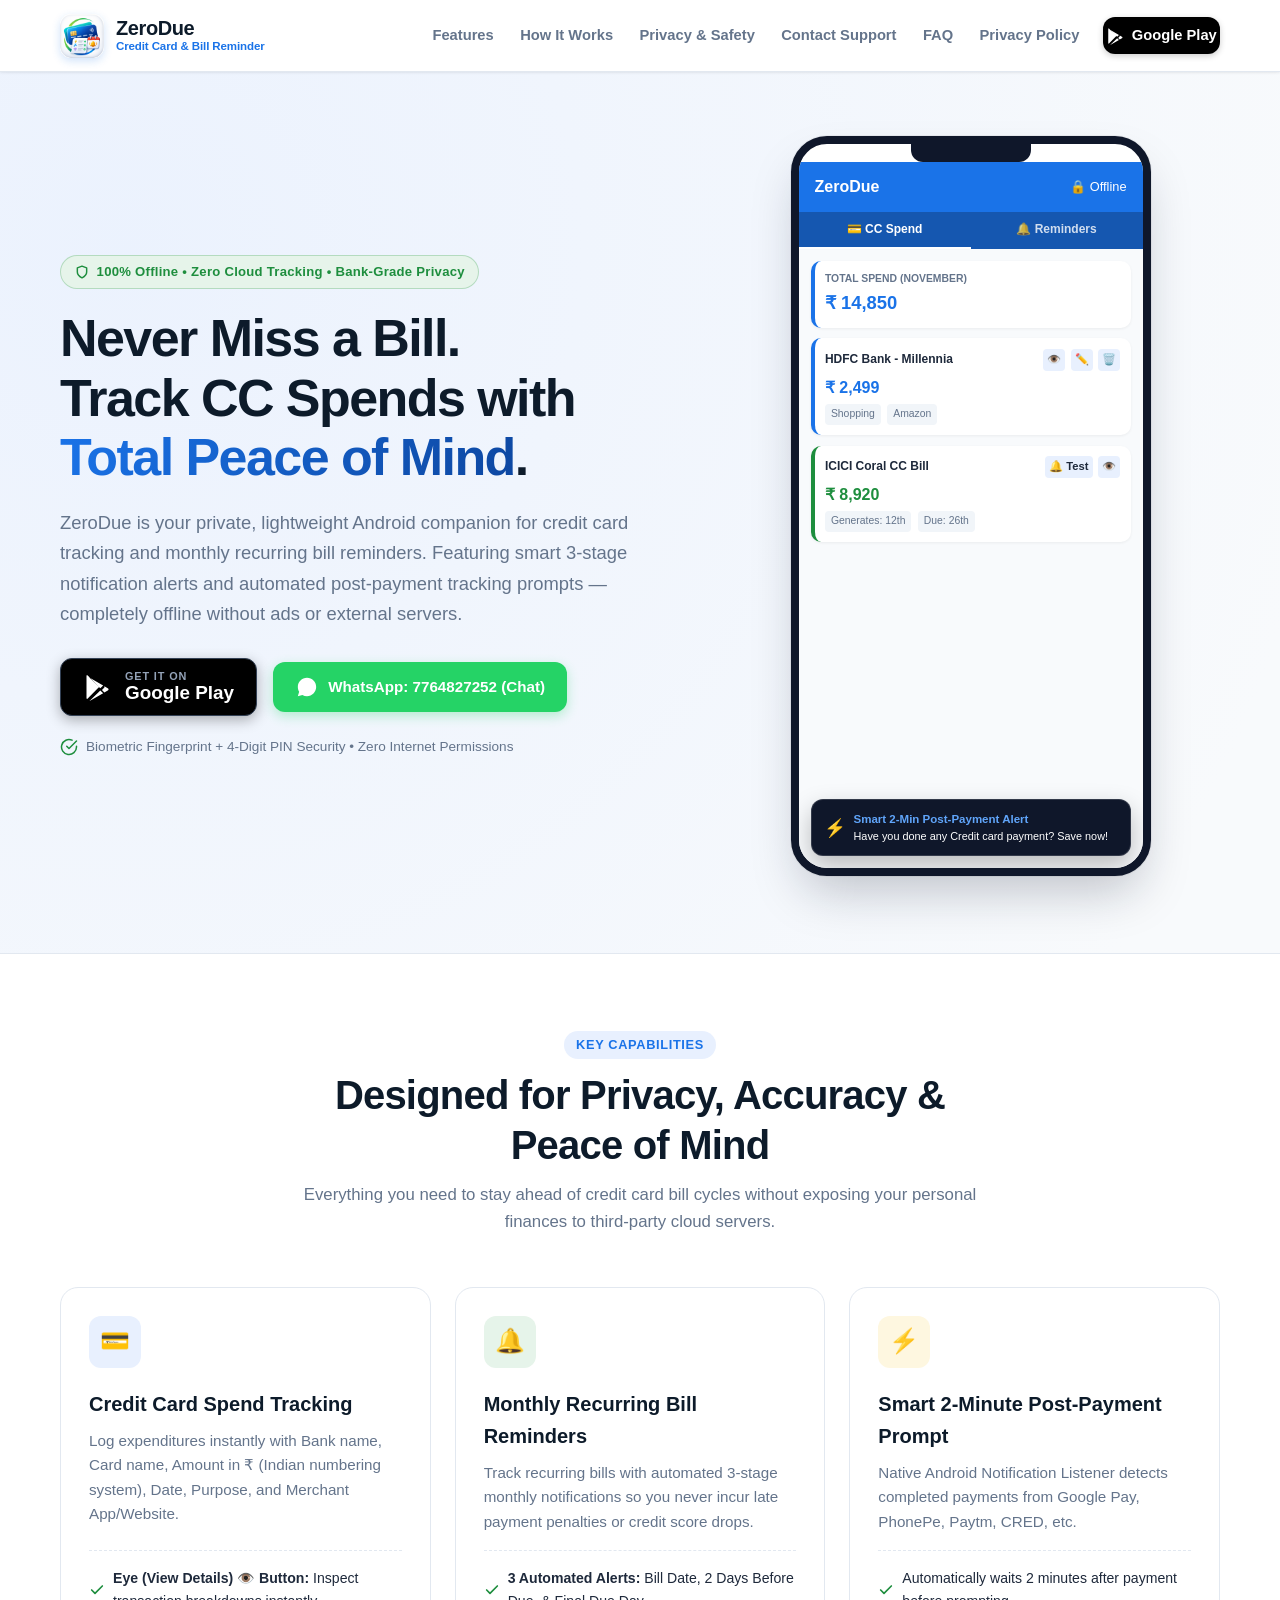
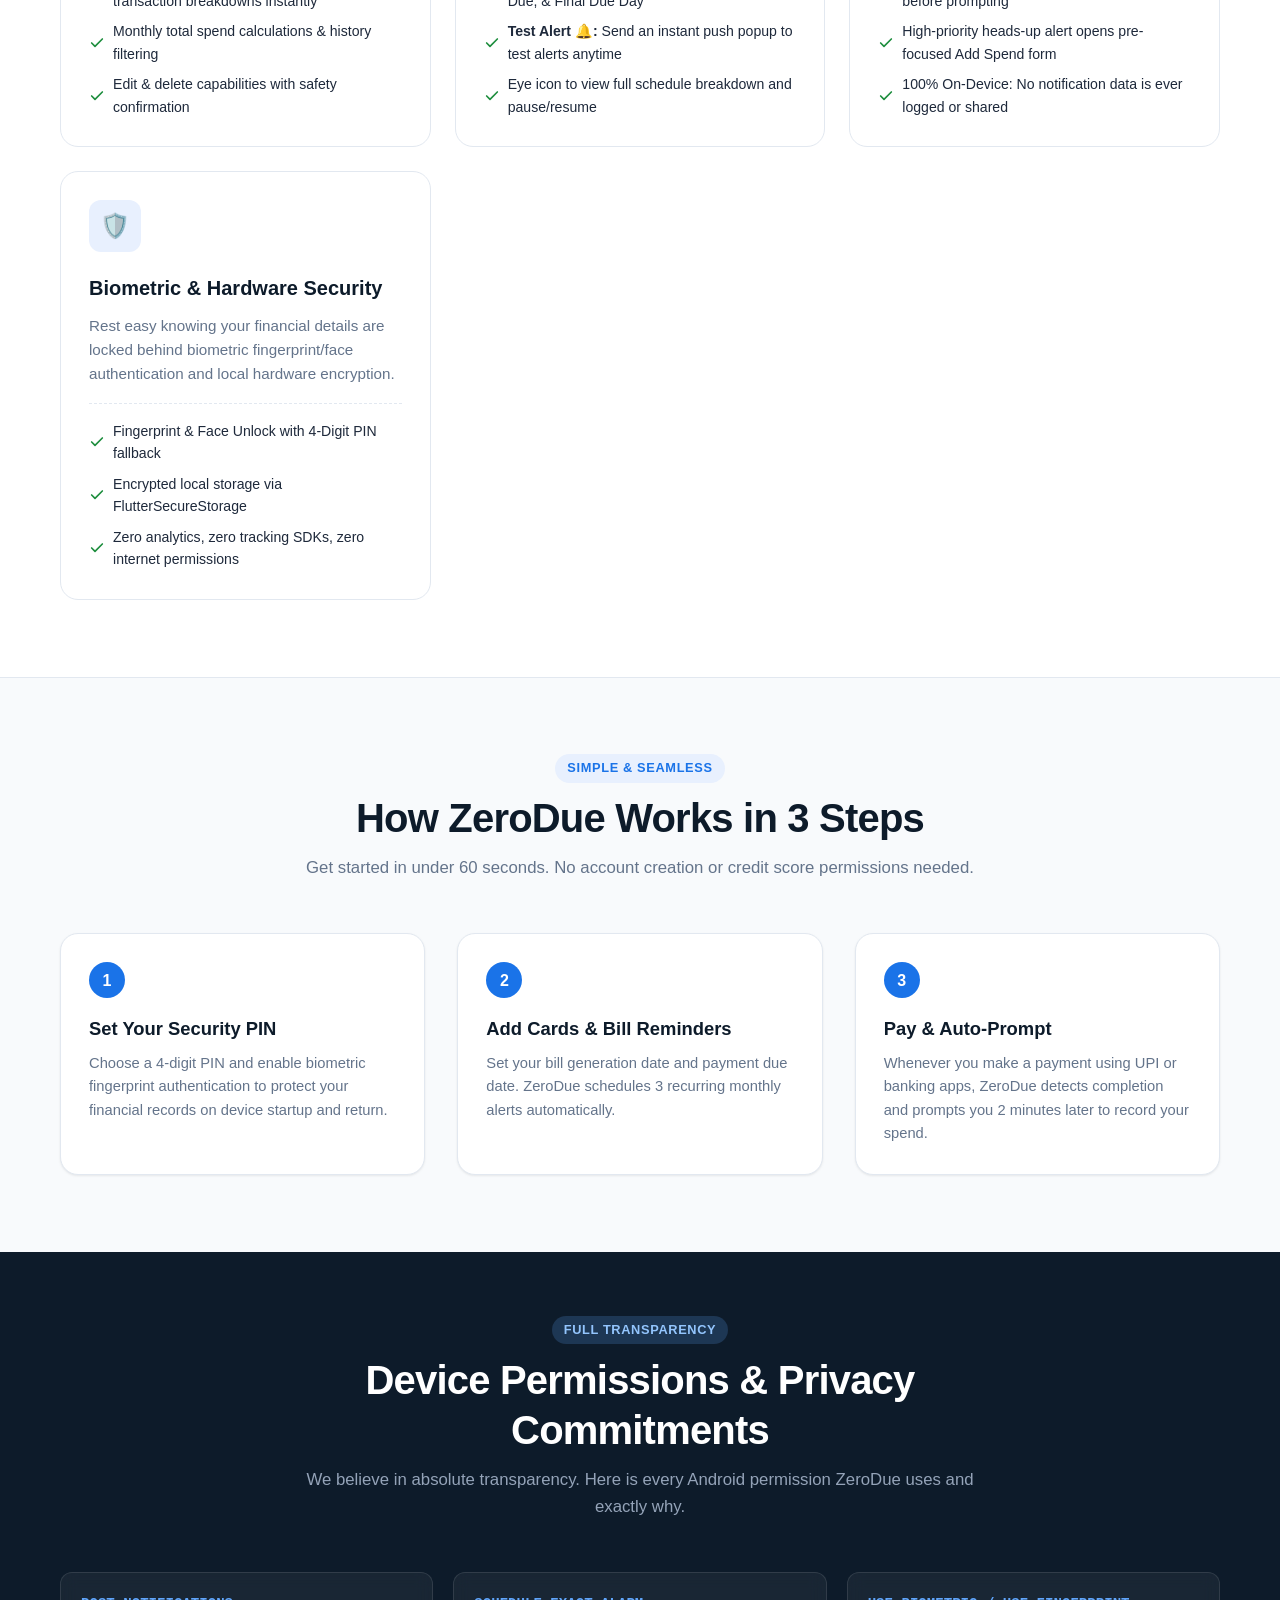
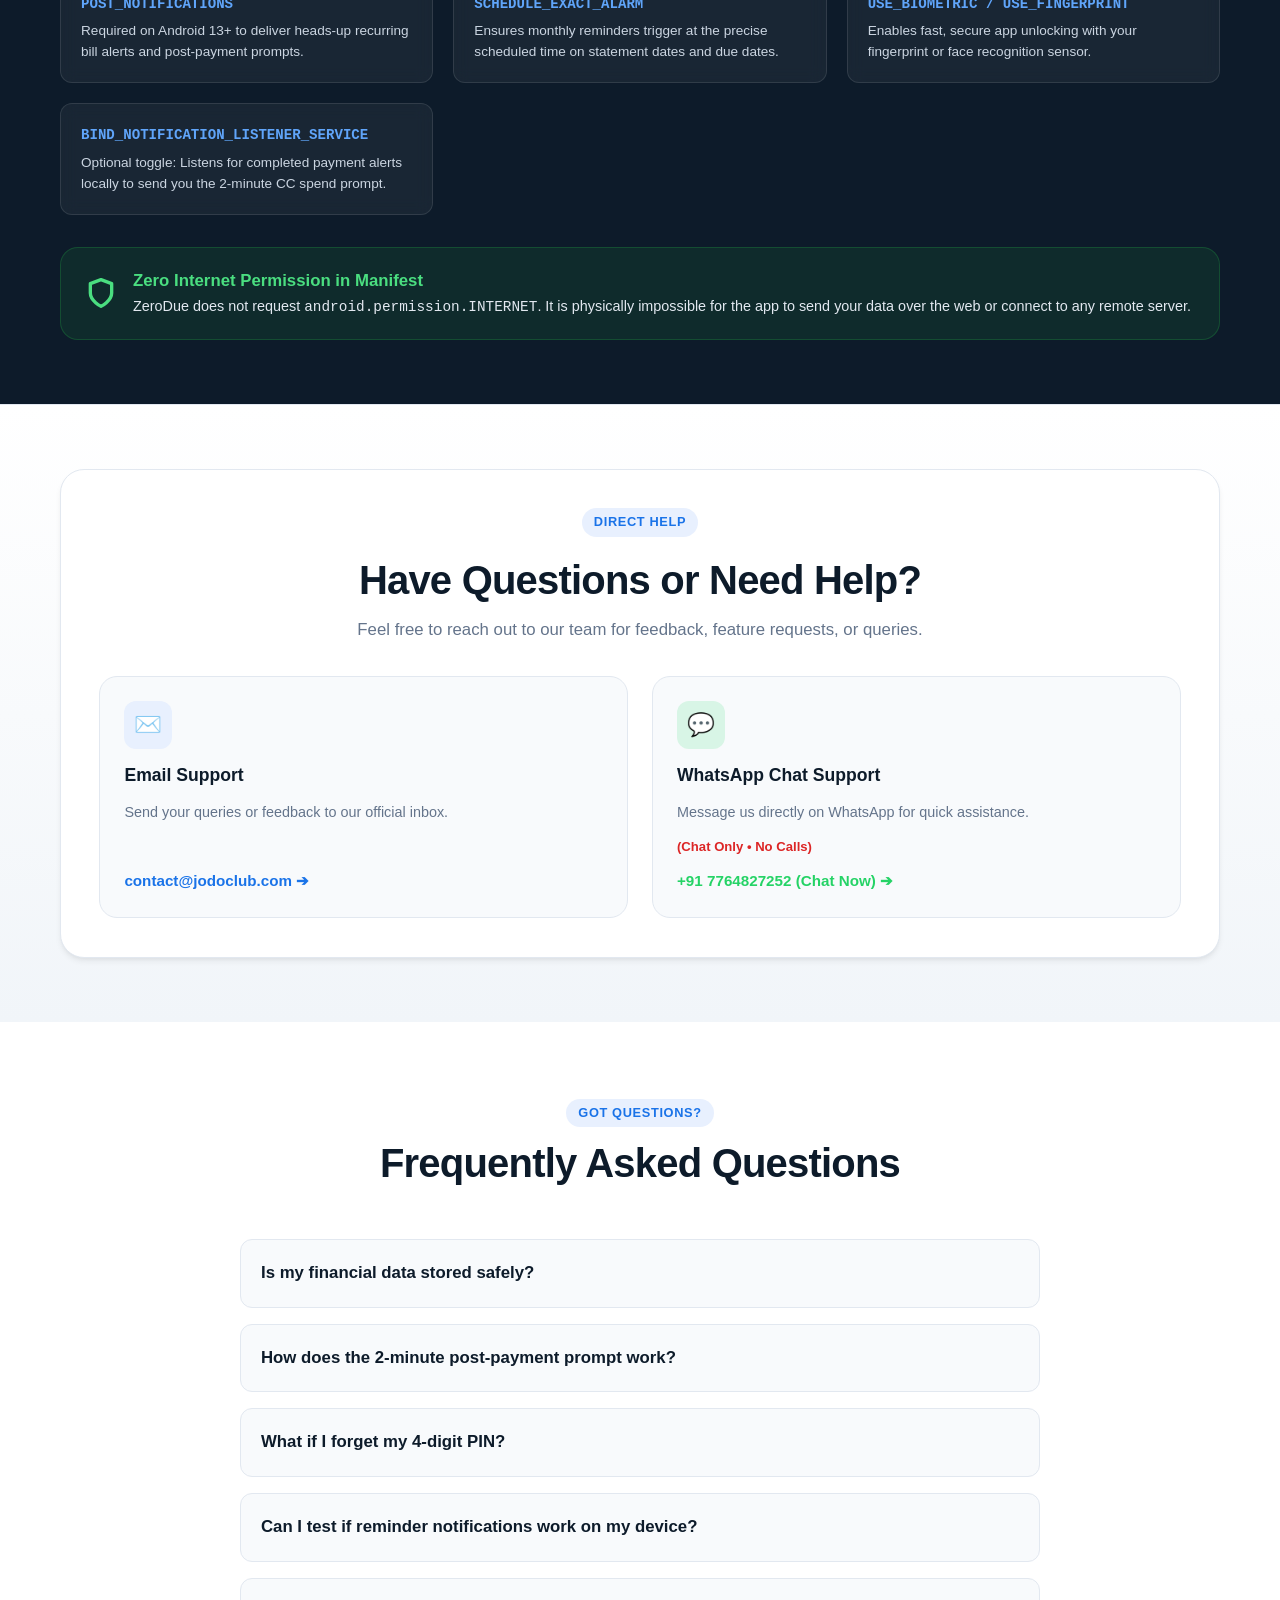
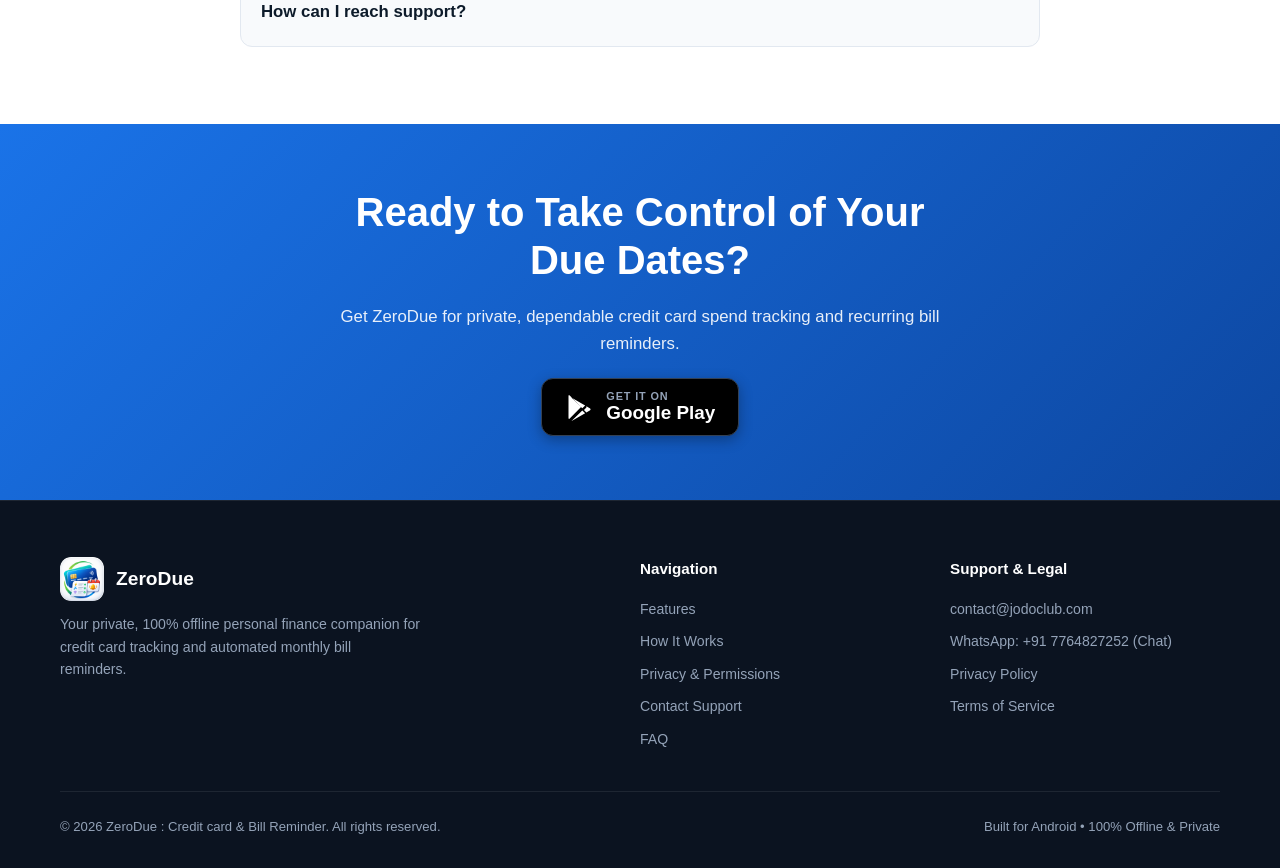
<file: index.html>
<!DOCTYPE html>
<html lang="en">
<head>
  <meta charset="UTF-8">
  <meta name="viewport" content="width=device-width, initial-scale=1.0">
  <meta name="description" content="ZeroDue is a 100% offline personal finance and bill reminder app for Android. Track credit card spends, automate recurring bill reminders with multi-stage alerts, and enjoy smart post-payment prompts.">
  <meta name="keywords" content="Credit Card bill reminder, offline expense tracker, recurring bill notification, post payment reminder, private finance app, ZeroDue">
  <meta name="author" content="ZeroDue">
  <meta name="theme-color" content="#1A73E8">
  <title>ZeroDue : Credit Card & Bill Reminder | 100% Offline & Private</title>
  <link rel="icon" type="image/png" href="assets/app_logo.png">
  <link rel="stylesheet" href="style.css">
</head>
<body>

  <!-- Site Header & Navigation -->
  <header class="site-header">
    <div class="container header-inner">
      <a class="header-brand" href="index.html" aria-label="ZeroDue Home">
        <img class="brand-icon" src="assets/app_logo.png" alt="ZeroDue Logo" width="44" height="44">
        <div class="brand-name">
          <span class="title">ZeroDue</span>
          <span class="subtitle">Credit Card & Bill Reminder</span>
        </div>
      </a>

      <nav class="site-nav" id="site-nav" aria-label="Primary Navigation">
        <!-- Mobile Toggle Button -->
        <button
          class="menu-toggle"
          id="menu-toggle-btn"
          type="button"
          aria-expanded="false"
          aria-label="Toggle navigation menu"
        >
          <svg width="22" height="22" viewBox="0 0 24 24" fill="none" stroke="currentColor" stroke-width="2.2" stroke-linecap="round" stroke-linejoin="round" aria-hidden="true">
            <line x1="3" y1="12" x2="21" y2="12"></line>
            <line x1="3" y1="6" x2="21" y2="6"></line>
            <line x1="3" y1="18" x2="21" y2="18"></line>
          </svg>
        </button>

        <ul class="nav-list" id="nav-list">
          <li><a href="#features">Features</a></li>
          <li><a href="#how-it-works">How It Works</a></li>
          <li><a href="#security">Privacy & Safety</a></li>
          <li><a href="#contact">Contact Support</a></li>
          <li><a href="#faq">FAQ</a></li>
          <li><a href="privacy.html">Privacy Policy</a></li>
          <li>
            <a class="nav-playstore-btn" href="#playstore" id="nav-play-btn">
              <!-- Google Play Icon -->
              <svg width="18" height="18" viewBox="0 0 24 24" fill="currentColor" aria-hidden="true">
                <path d="M3.609 1.814L13.792 12 3.61 22.186a2.128 2.128 0 0 1-.61-.433V2.247c.18-.182.385-.328.61-.433zm11.238 11.241l2.428-2.428-11.89-6.795 9.462 9.223zm0 1.89L5.385 24.168l11.89-6.795-2.428-2.428zm3.483-3.483l2.871 1.64c.952.544.952 1.433 0 1.977l-2.871 1.64-2.072-2.073 2.072-2.184z"/>
              </svg>
              <span>Google Play</span>
            </a>
          </li>
        </ul>
      </nav>
    </div>
  </header>

  <!-- Hero Section -->
  <main>
    <section class="hero-section">
      <div class="container hero-grid">
        <div class="hero-content">
          <div class="badge-offline">
            <svg width="14" height="14" viewBox="0 0 24 24" fill="none" stroke="currentColor" stroke-width="2.5" stroke-linecap="round" stroke-linejoin="round" aria-hidden="true">
              <path d="M12 22s8-4 8-10V5l-8-3-8 3v7c0 6 8 10 8 10z"></path>
            </svg>
            <span>100% Offline • Zero Cloud Tracking • Bank-Grade Privacy</span>
          </div>

          <h1 class="hero-title">
            Never Miss a Bill.<br>
            Track CC Spends with <span class="highlight">Total Peace of Mind</span>.
          </h1>

          <p class="hero-description">
            ZeroDue is your private, lightweight Android companion for credit card tracking and monthly recurring bill reminders. Featuring smart 3-stage notification alerts and automated post-payment tracking prompts — completely offline without ads or external servers.
          </p>

          <div class="hero-actions" id="playstore">
            <!-- Google Play Store Large Badge Button -->
            <a class="btn-playstore-large" href="#" onclick="alert('ZeroDue will be available on Google Play shortly! Link will be updated once published.'); return false;">
              <svg width="28" height="28" viewBox="0 0 24 24" fill="currentColor" aria-hidden="true">
                <path d="M3.609 1.814L13.792 12 3.61 22.186a2.128 2.128 0 0 1-.61-.433V2.247c.18-.182.385-.328.61-.433zm11.238 11.241l2.428-2.428-11.89-6.795 9.462 9.223zm0 1.89L5.385 24.168l11.89-6.795-2.428-2.428zm3.483-3.483l2.871 1.64c.952.544.952 1.433 0 1.977l-2.871 1.64-2.072-2.073 2.072-2.184z"/>
              </svg>
              <div class="play-text-group">
                <span class="sub">GET IT ON</span>
                <span class="main">Google Play</span>
              </div>
            </a>

            <!-- WhatsApp Support Button -->
            <a class="btn-whatsapp" href="https://wa.me/917764827252?text=Hello%20ZeroDue%20Support" target="_blank" rel="noopener noreferrer">
              <svg width="22" height="22" viewBox="0 0 24 24" fill="currentColor" aria-hidden="true">
                <path d="M12.031 6.172c-3.181 0-5.767 2.586-5.768 5.766-.001 1.298.38 2.27 1.019 3.287l-.711 2.592 2.654-.696c1.004.573 1.821.848 2.806.848h.001c3.182 0 5.767-2.586 5.767-5.766.001-3.182-2.585-5.771-5.768-5.771zm3.392 8.244c-.144.405-.837.774-1.17.824-.311.045-.698.084-2.27-.568-1.745-.724-2.883-2.493-2.97-2.61-.088-.117-.708-.941-.708-1.796 0-.855.449-1.277.61-1.448.16-.171.349-.214.465-.214.116 0 .232.001.334.006.106.005.25.04.385.367.144.348.486 1.189.529 1.277.043.088.072.191.014.307-.058.116-.088.19-.174.291-.088.102-.185.228-.264.307-.088.087-.18.182-.077.36.102.175.454.749.975 1.213.673.599 1.24.785 1.416.872.175.088.278.073.382-.044.103-.117.436-.508.552-.682.117-.175.233-.146.393-.087.16.058 1.018.48 1.193.568.175.087.291.131.334.204.043.073.043.424-.101.829zM12 2C6.477 2 2 6.477 2 12c0 1.891.524 3.662 1.435 5.176L2 22l4.957-1.396A9.957 9.957 0 0012 22c5.523 0 10-4.477 10-10S17.523 2 12 2z"/>
              </svg>
              <span>WhatsApp: 7764827252 (Chat)</span>
            </a>
          </div>

          <div class="hero-security-note">
            <svg width="18" height="18" viewBox="0 0 24 24" fill="none" stroke="currentColor" stroke-width="2" stroke-linecap="round" stroke-linejoin="round" aria-hidden="true">
              <path d="M22 11.08V12a10 10 0 1 1-5.93-9.14"></path>
              <polyline points="22 4 12 14.01 9 11.01"></polyline>
            </svg>
            <span>Biometric Fingerprint + 4-Digit PIN Security • Zero Internet Permissions</span>
          </div>
        </div>

        <!-- Phone Mockup Preview -->
        <div class="hero-mockup-wrapper">
          <div class="phone-card">
            <div class="phone-notch"></div>
            <div class="mockup-app-header">
              <h3>ZeroDue</h3>
              <span style="font-size: 0.8rem;">🔒 Offline</span>
            </div>
            <div class="mockup-tabs">
              <div class="mockup-tab active">💳 CC Spend</div>
              <div class="mockup-tab">🔔 Reminders</div>
            </div>
            <div class="mockup-body">
              <div class="mockup-banner">
                <div class="label">Total Spend (November)</div>
                <div class="val">₹ 14,850</div>
              </div>

              <!-- Spend Card with Eye Icon -->
              <div class="mockup-card">
                <div class="card-top">
                  <span>HDFC Bank - Millennia</span>
                  <div class="card-icons">
                    <span>👁️</span>
                    <span>✏️</span>
                    <span>🗑️</span>
                  </div>
                </div>
                <div class="card-amount">₹ 2,499</div>
                <div class="card-tags">
                  <span class="card-tag">Shopping</span>
                  <span class="card-tag">Amazon</span>
                </div>
              </div>

              <!-- Reminder Card -->
              <div class="mockup-card reminder">
                <div class="card-top">
                  <span>ICICI Coral CC Bill</span>
                  <div class="card-icons">
                    <span>🔔 Test</span>
                    <span>👁️</span>
                  </div>
                </div>
                <div class="card-amount green">₹ 8,920</div>
                <div class="card-tags">
                  <span class="card-tag">Generates: 12th</span>
                  <span class="card-tag">Due: 26th</span>
                </div>
              </div>

              <!-- Floating 2-min Prompt Notification -->
              <div class="mockup-floating-prompt">
                <div class="prompt-icon">⚡</div>
                <div class="prompt-text">
                  <strong>Smart 2-Min Post-Payment Alert</strong>
                  Have you done any Credit card payment? Save now!
                </div>
              </div>
            </div>
          </div>
        </div>
      </div>
    </section>

    <!-- Key Features Section -->
    <section id="features" class="features-section">
      <div class="container">
        <div class="section-head">
          <span class="section-tag">Key Capabilities</span>
          <h2 class="section-title">Designed for Privacy, Accuracy & Peace of Mind</h2>
          <p class="section-desc">Everything you need to stay ahead of credit card bill cycles without exposing your personal finances to third-party cloud servers.</p>
        </div>

        <div class="features-grid">
          <!-- Feature 1: CC Spend Tracking -->
          <article class="feature-card">
            <div class="feature-icon-wrapper">
              💳
            </div>
            <h3 class="feature-title">Credit Card Spend Tracking</h3>
            <p class="feature-text">
              Log expenditures instantly with Bank name, Card name, Amount in ₹ (Indian numbering system), Date, Purpose, and Merchant App/Website.
            </p>
            <ul class="feature-list">
              <li>
                <svg width="16" height="16" viewBox="0 0 24 24" fill="none" stroke="currentColor" stroke-width="2.5" stroke-linecap="round" stroke-linejoin="round" aria-hidden="true"><polyline points="20 6 9 17 4 12"></polyline></svg>
                <span><strong>Eye (View Details) 👁️ Button:</strong> Inspect transaction breakdowns instantly</span>
              </li>
              <li>
                <svg width="16" height="16" viewBox="0 0 24 24" fill="none" stroke="currentColor" stroke-width="2.5" stroke-linecap="round" stroke-linejoin="round" aria-hidden="true"><polyline points="20 6 9 17 4 12"></polyline></svg>
                <span>Monthly total spend calculations & history filtering</span>
              </li>
              <li>
                <svg width="16" height="16" viewBox="0 0 24 24" fill="none" stroke="currentColor" stroke-width="2.5" stroke-linecap="round" stroke-linejoin="round" aria-hidden="true"><polyline points="20 6 9 17 4 12"></polyline></svg>
                <span>Edit & delete capabilities with safety confirmation</span>
              </li>
            </ul>
          </article>

          <!-- Feature 2: Monthly Recurring Bill Reminders -->
          <article class="feature-card green">
            <div class="feature-icon-wrapper">
              🔔
            </div>
            <h3 class="feature-title">Monthly Recurring Bill Reminders</h3>
            <p class="feature-text">
              Track recurring bills with automated 3-stage monthly notifications so you never incur late payment penalties or credit score drops.
            </p>
            <ul class="feature-list">
              <li>
                <svg width="16" height="16" viewBox="0 0 24 24" fill="none" stroke="currentColor" stroke-width="2.5" stroke-linecap="round" stroke-linejoin="round" aria-hidden="true"><polyline points="20 6 9 17 4 12"></polyline></svg>
                <span><strong>3 Automated Alerts:</strong> Bill Date, 2 Days Before Due, & Final Due Day</span>
              </li>
              <li>
                <svg width="16" height="16" viewBox="0 0 24 24" fill="none" stroke="currentColor" stroke-width="2.5" stroke-linecap="round" stroke-linejoin="round" aria-hidden="true"><polyline points="20 6 9 17 4 12"></polyline></svg>
                <span><strong>Test Alert 🔔:</strong> Send an instant push popup to test alerts anytime</span>
              </li>
              <li>
                <svg width="16" height="16" viewBox="0 0 24 24" fill="none" stroke="currentColor" stroke-width="2.5" stroke-linecap="round" stroke-linejoin="round" aria-hidden="true"><polyline points="20 6 9 17 4 12"></polyline></svg>
                <span>Eye icon to view full schedule breakdown and pause/resume</span>
              </li>
            </ul>
          </article>

          <!-- Feature 3: Smart 2-Min Post-Payment Prompt -->
          <article class="feature-card amber">
            <div class="feature-icon-wrapper">
              ⚡
            </div>
            <h3 class="feature-title">Smart 2-Minute Post-Payment Prompt</h3>
            <p class="feature-text">
              Native Android Notification Listener detects completed payments from Google Pay, PhonePe, Paytm, CRED, etc.
            </p>
            <ul class="feature-list">
              <li>
                <svg width="16" height="16" viewBox="0 0 24 24" fill="none" stroke="currentColor" stroke-width="2.5" stroke-linecap="round" stroke-linejoin="round" aria-hidden="true"><polyline points="20 6 9 17 4 12"></polyline></svg>
                <span>Automatically waits 2 minutes after payment before prompting</span>
              </li>
              <li>
                <svg width="16" height="16" viewBox="0 0 24 24" fill="none" stroke="currentColor" stroke-width="2.5" stroke-linecap="round" stroke-linejoin="round" aria-hidden="true"><polyline points="20 6 9 17 4 12"></polyline></svg>
                <span>High-priority heads-up alert opens pre-focused Add Spend form</span>
              </li>
              <li>
                <svg width="16" height="16" viewBox="0 0 24 24" fill="none" stroke="currentColor" stroke-width="2.5" stroke-linecap="round" stroke-linejoin="round" aria-hidden="true"><polyline points="20 6 9 17 4 12"></polyline></svg>
                <span>100% On-Device: No notification data is ever logged or shared</span>
              </li>
            </ul>
          </article>

          <!-- Feature 4: Biometric & Local Security -->
          <article class="feature-card">
            <div class="feature-icon-wrapper">
              🛡️
            </div>
            <h3 class="feature-title">Biometric & Hardware Security</h3>
            <p class="feature-text">
              Rest easy knowing your financial details are locked behind biometric fingerprint/face authentication and local hardware encryption.
            </p>
            <ul class="feature-list">
              <li>
                <svg width="16" height="16" viewBox="0 0 24 24" fill="none" stroke="currentColor" stroke-width="2.5" stroke-linecap="round" stroke-linejoin="round" aria-hidden="true"><polyline points="20 6 9 17 4 12"></polyline></svg>
                <span>Fingerprint & Face Unlock with 4-Digit PIN fallback</span>
              </li>
              <li>
                <svg width="16" height="16" viewBox="0 0 24 24" fill="none" stroke="currentColor" stroke-width="2.5" stroke-linecap="round" stroke-linejoin="round" aria-hidden="true"><polyline points="20 6 9 17 4 12"></polyline></svg>
                <span>Encrypted local storage via FlutterSecureStorage</span>
              </li>
              <li>
                <svg width="16" height="16" viewBox="0 0 24 24" fill="none" stroke="currentColor" stroke-width="2.5" stroke-linecap="round" stroke-linejoin="round" aria-hidden="true"><polyline points="20 6 9 17 4 12"></polyline></svg>
                <span>Zero analytics, zero tracking SDKs, zero internet permissions</span>
              </li>
            </ul>
          </article>
        </div>
      </div>
    </section>

    <!-- How It Works Section -->
    <section id="how-it-works" class="how-it-works-section">
      <div class="container">
        <div class="section-head">
          <span class="section-tag">Simple & Seamless</span>
          <h2 class="section-title">How ZeroDue Works in 3 Steps</h2>
          <p class="section-desc">Get started in under 60 seconds. No account creation or credit score permissions needed.</p>
        </div>

        <div class="steps-grid">
          <div class="step-card">
            <div class="step-num">1</div>
            <h3 class="step-title">Set Your Security PIN</h3>
            <p class="step-text">Choose a 4-digit PIN and enable biometric fingerprint authentication to protect your financial records on device startup and return.</p>
          </div>

          <div class="step-card">
            <div class="step-num">2</div>
            <h3 class="step-title">Add Cards & Bill Reminders</h3>
            <p class="step-text">Set your bill generation date and payment due date. ZeroDue schedules 3 recurring monthly alerts automatically.</p>
          </div>

          <div class="step-card">
            <div class="step-num">3</div>
            <h3 class="step-title">Pay & Auto-Prompt</h3>
            <p class="step-text">Whenever you make a payment using UPI or banking apps, ZeroDue detects completion and prompts you 2 minutes later to record your spend.</p>
          </div>
        </div>
      </div>
    </section>

    <!-- Security & Permissions Section -->
    <section id="security" class="security-section">
      <div class="container">
        <div class="section-head">
          <span class="section-tag" style="background: rgba(96, 165, 250, 0.2); color: #93C5FD;">Full Transparency</span>
          <h2 class="section-title">Device Permissions & Privacy Commitments</h2>
          <p class="section-desc">We believe in absolute transparency. Here is every Android permission ZeroDue uses and exactly why.</p>
        </div>

        <div class="permissions-grid">
          <div class="permission-card">
            <div class="permission-name">POST_NOTIFICATIONS</div>
            <div class="permission-desc">Required on Android 13+ to deliver heads-up recurring bill alerts and post-payment prompts.</div>
          </div>

          <div class="permission-card">
            <div class="permission-name">SCHEDULE_EXACT_ALARM</div>
            <div class="permission-desc">Ensures monthly reminders trigger at the precise scheduled time on statement dates and due dates.</div>
          </div>

          <div class="permission-card">
            <div class="permission-name">USE_BIOMETRIC / USE_FINGERPRINT</div>
            <div class="permission-desc">Enables fast, secure app unlocking with your fingerprint or face recognition sensor.</div>
          </div>

          <div class="permission-card">
            <div class="permission-name">BIND_NOTIFICATION_LISTENER_SERVICE</div>
            <div class="permission-desc">Optional toggle: Listens for completed payment alerts locally to send you the 2-minute CC spend prompt.</div>
          </div>
        </div>

        <div class="guarantee-box">
          <svg width="32" height="32" viewBox="0 0 24 24" fill="none" stroke="#4ADE80" stroke-width="2.5" stroke-linecap="round" stroke-linejoin="round" aria-hidden="true" style="flex-shrink: 0;">
            <path d="M12 22s8-4 8-10V5l-8-3-8 3v7c0 6 8 10 8 10z"></path>
          </svg>
          <div>
            <strong>Zero Internet Permission in Manifest</strong>
            <p>ZeroDue does not request <code>android.permission.INTERNET</code>. It is physically impossible for the app to send your data over the web or connect to any remote server.</p>
          </div>
        </div>
      </div>
    </section>

    <!-- Contact & Support Section -->
    <section id="contact" class="contact-section">
      <div class="container">
        <div class="contact-box">
          <span class="section-tag">Direct Help</span>
          <h2 class="section-title" style="margin-top: 0.5rem;">Have Questions or Need Help?</h2>
          <p class="section-desc">Feel free to reach out to our team for feedback, feature requests, or queries.</p>

          <div class="contact-cards-grid">
            <!-- Email Card -->
            <div class="contact-card email">
              <div class="contact-card-icon">✉️</div>
              <h4>Email Support</h4>
              <p>Send your queries or feedback to our official inbox.</p>
              <a class="contact-link" href="mailto:contact@jodoclub.com">contact@jodoclub.com ➔</a>
            </div>

            <!-- WhatsApp Card -->
            <div class="contact-card whatsapp">
              <div class="contact-card-icon">💬</div>
              <h4>WhatsApp Chat Support</h4>
              <p>Message us directly on WhatsApp for quick assistance.</p>
              <div style="font-size: 0.82rem; color: #DC2626; font-weight: 600;">(Chat Only • No Calls)</div>
              <a class="contact-link" href="https://wa.me/917764827252?text=Hello%20ZeroDue%20Support" target="_blank" rel="noopener noreferrer" style="color: var(--whatsapp);">+91 7764827252 (Chat Now) ➔</a>
            </div>
          </div>
        </div>
      </div>
    </section>

    <!-- Frequently Asked Questions -->
    <section id="faq" class="faq-section">
      <div class="container">
        <div class="section-head">
          <span class="section-tag">Got Questions?</span>
          <h2 class="section-title">Frequently Asked Questions</h2>
        </div>

        <div class="faq-list">
          <details class="faq-item">
            <summary class="faq-question">
              <span>Is my financial data stored safely?</span>
            </summary>
            <div class="faq-answer">
              Yes, 100%. All your credit card spends, reminder schedules, and settings are saved in a local SQLite database directly on your device. ZeroDue does not connect to the internet, and your PIN is secured with hardware-backed encryption.
            </div>
          </details>

          <details class="faq-item">
            <summary class="faq-question">
              <span>How does the 2-minute post-payment prompt work?</span>
            </summary>
            <div class="faq-answer">
              ZeroDue includes a lightweight Android Notification Listener that detects payment confirmation notifications from popular payment apps (Google Pay, PhonePe, Paytm, CRED). When a payment is detected, it starts a local 2-minute timer on your phone and then presents a heads-up popup asking if you made a credit card payment.
            </div>
          </details>

          <details class="faq-item">
            <summary class="faq-question">
              <span>What if I forget my 4-digit PIN?</span>
            </summary>
            <div class="faq-answer">
              If you have enabled Biometric authentication (Fingerprint or Face ID), you can unlock the app using your biometric sensor. For security reasons in an offline app, if both PIN and biometrics are unavailable, you would need to reinstall the app.
            </div>
          </details>

          <details class="faq-item">
            <summary class="faq-question">
              <span>Can I test if reminder notifications work on my device?</span>
            </summary>
            <div class="faq-answer">
              Yes! Every bill reminder card has a "Test Alert 🔔" button. Tapping it triggers an instant heads-up notification with sound and vibration so you can verify that your phone's notification settings are configured properly.
            </div>
          </details>

          <details class="faq-item">
            <summary class="faq-question">
              <span>How can I reach support?</span>
            </summary>
            <div class="faq-answer">
              You can email us directly at <strong>contact@jodoclub.com</strong> or chat with us on WhatsApp at <strong>+91 7764827252</strong> (Chat only, no voice calls).
            </div>
          </details>
        </div>
      </div>
    </section>

    <!-- Call to Action Banner -->
    <section class="cta-banner-section">
      <div class="container cta-banner-inner">
        <h2 class="cta-banner-title">Ready to Take Control of Your Due Dates?</h2>
        <p class="cta-banner-text">Get ZeroDue for private, dependable credit card spend tracking and recurring bill reminders.</p>
        <div class="cta-banner-actions">
          <a class="btn-playstore-large" href="#" onclick="alert('ZeroDue will be available on Google Play shortly!'); return false;">
            <svg width="28" height="28" viewBox="0 0 24 24" fill="currentColor" aria-hidden="true">
              <path d="M3.609 1.814L13.792 12 3.61 22.186a2.128 2.128 0 0 1-.61-.433V2.247c.18-.182.385-.328.61-.433zm11.238 11.241l2.428-2.428-11.89-6.795 9.462 9.223zm0 1.89L5.385 24.168l11.89-6.795-2.428-2.428zm3.483-3.483l2.871 1.64c.952.544.952 1.433 0 1.977l-2.871 1.64-2.072-2.073 2.072-2.184z"/>
            </svg>
            <div class="play-text-group">
              <span class="sub">GET IT ON</span>
              <span class="main">Google Play</span>
            </div>
          </a>
        </div>
      </div>
    </section>
  </main>

  <!-- Site Footer -->
  <footer class="site-footer">
    <div class="container">
      <div class="footer-grid">
        <div class="footer-brand">
          <div style="display: flex; align-items: center; gap: 0.75rem;">
            <img class="brand-icon" src="assets/app_logo.png" alt="ZeroDue Logo" width="36" height="36">
            <span class="footer-brand-title">ZeroDue</span>
          </div>
          <p class="footer-desc">
            Your private, 100% offline personal finance companion for credit card tracking and automated monthly bill reminders.
          </p>
        </div>

        <div class="footer-col">
          <h4>Navigation</h4>
          <ul class="footer-links">
            <li><a href="#features">Features</a></li>
            <li><a href="#how-it-works">How It Works</a></li>
            <li><a href="#security">Privacy & Permissions</a></li>
            <li><a href="#contact">Contact Support</a></li>
            <li><a href="#faq">FAQ</a></li>
          </ul>
        </div>

        <div class="footer-col">
          <h4>Support & Legal</h4>
          <ul class="footer-links">
            <li><a href="mailto:contact@jodoclub.com">contact@jodoclub.com</a></li>
            <li><a href="https://wa.me/917764827252?text=Hello%20ZeroDue%20Support" target="_blank" rel="noopener noreferrer">WhatsApp: +91 7764827252 (Chat)</a></li>
            <li><a href="privacy.html">Privacy Policy</a></li>
            <li><a href="terms.html">Terms of Service</a></li>
          </ul>
        </div>
      </div>

      <div class="footer-bottom">
        <div>&copy; 2026 ZeroDue : Credit card & Bill Reminder. All rights reserved.</div>
        <div>Built for Android • 100% Offline & Private</div>
      </div>
    </div>
  </footer>

  <!-- Clean Mobile Navigation Toggle Script -->
  <script>
    const menuBtn = document.getElementById('menu-toggle-btn');
    const siteNav = document.getElementById('site-nav');
    const navLinks = document.querySelectorAll('.nav-list a');

    if (menuBtn && siteNav) {
      menuBtn.addEventListener('click', () => {
        const isOpen = siteNav.classList.toggle('is-open');
        menuBtn.setAttribute('aria-expanded', isOpen);
      });

      // Close mobile menu when a nav link is tapped
      navLinks.forEach(link => {
        link.addEventListener('click', () => {
          siteNav.classList.remove('is-open');
          menuBtn.setAttribute('aria-expanded', 'false');
        });
      });
    }
  </script>
</body>
</html>
</file>
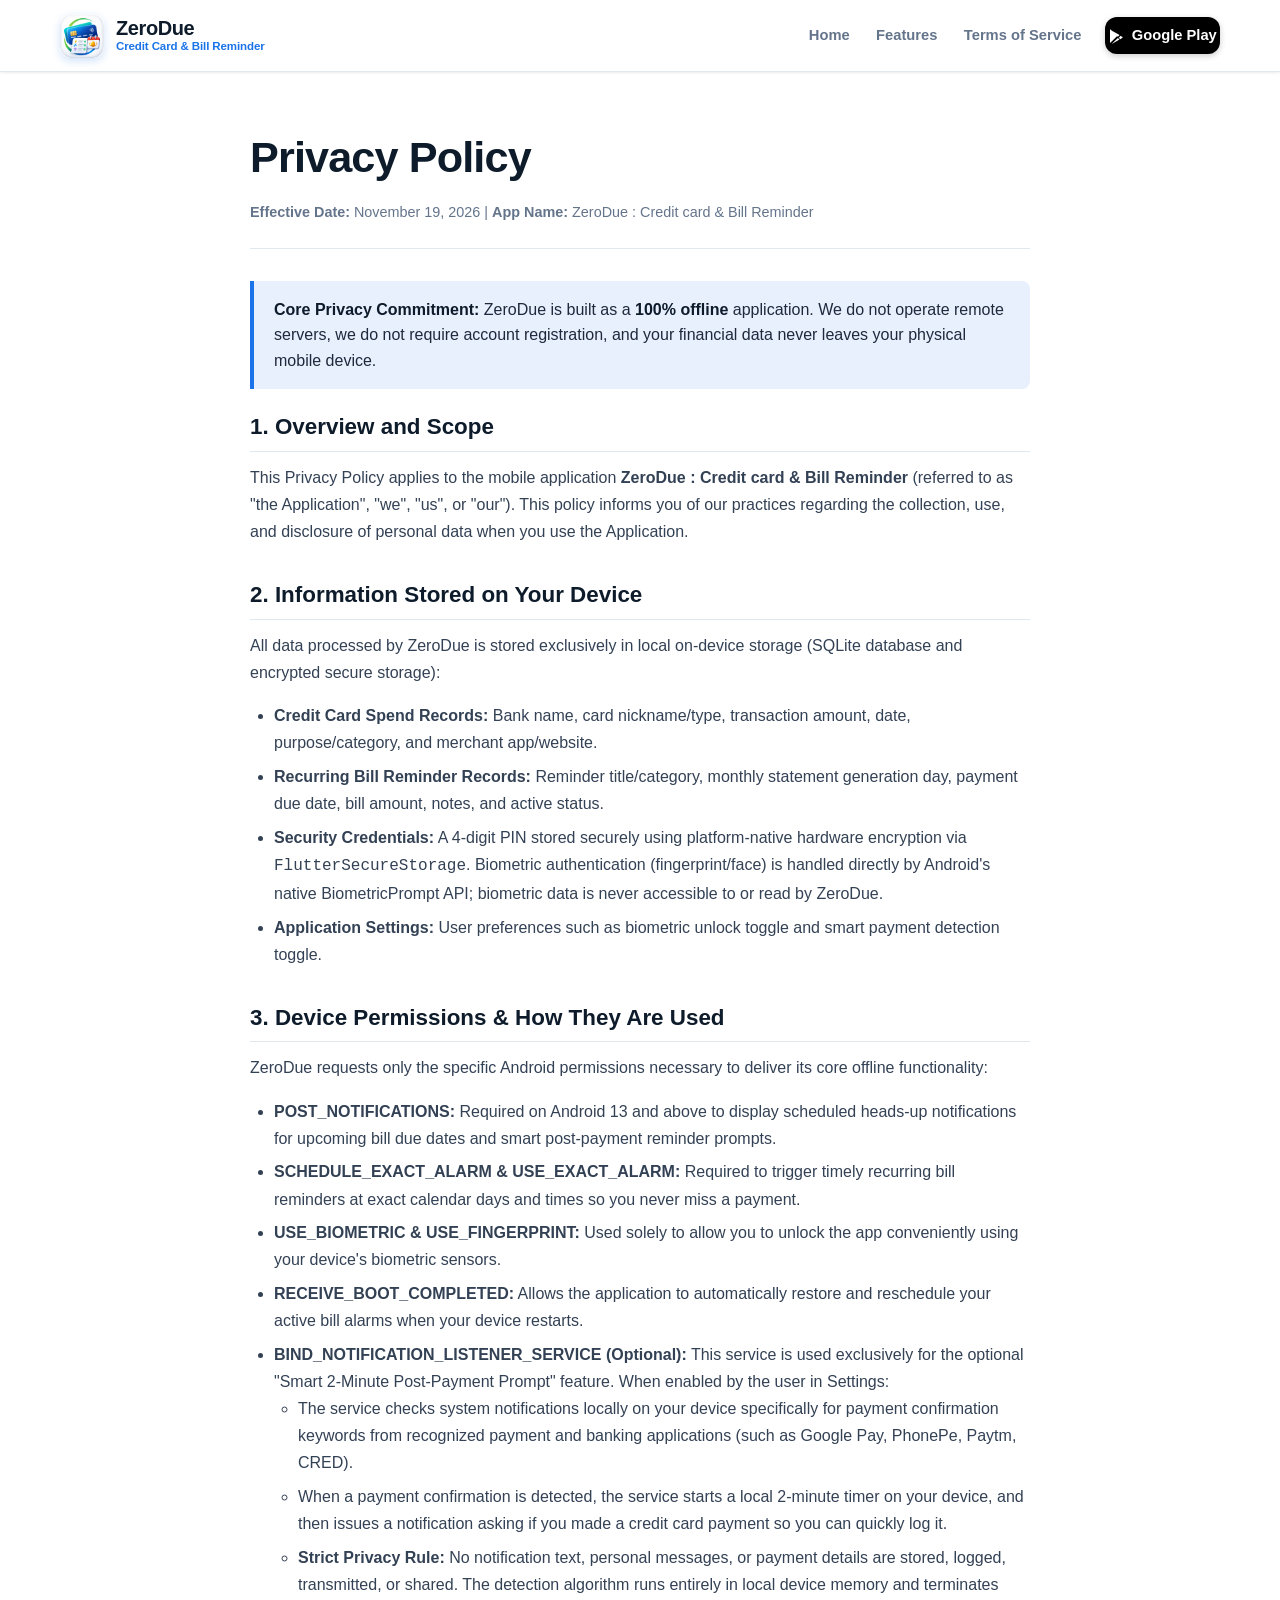
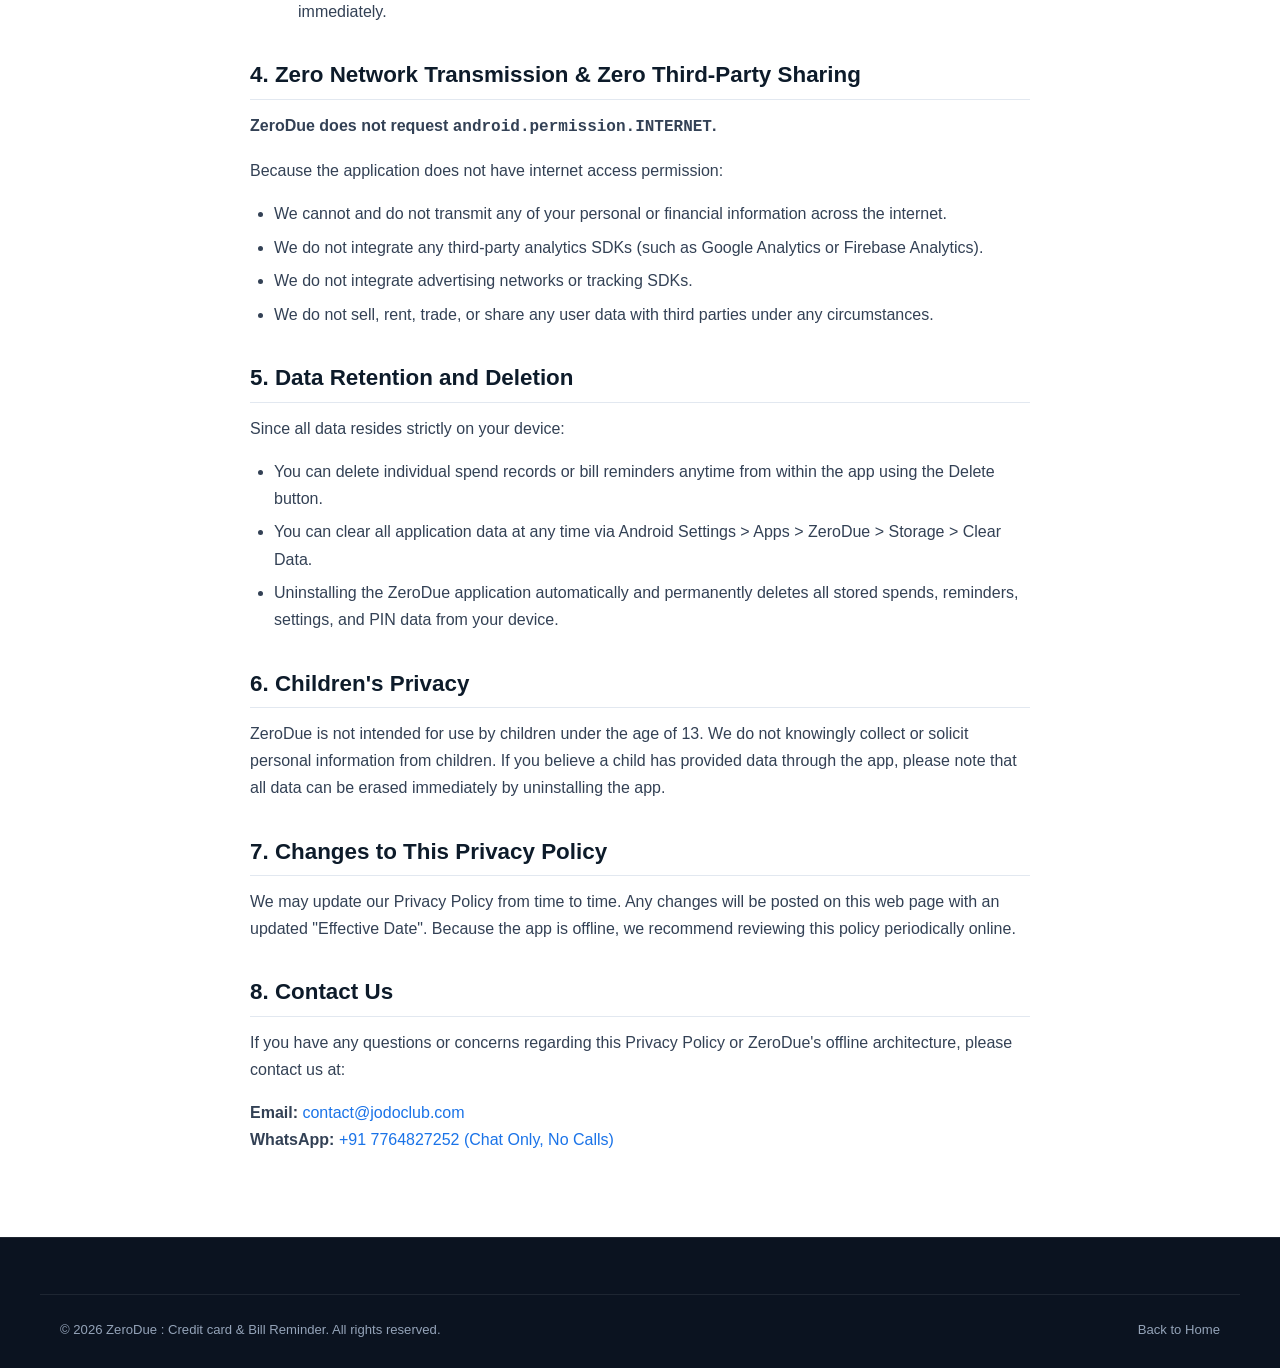
<file: privacy.html>
<!DOCTYPE html>
<html lang="en">
<head>
  <meta charset="UTF-8">
  <meta name="viewport" content="width=device-width, initial-scale=1.0">
  <meta name="description" content="Privacy Policy for ZeroDue : Credit card & Bill Reminder Android Application.">
  <title>Privacy Policy | ZeroDue : Credit Card & Bill Reminder</title>
  <link rel="icon" type="image/png" href="assets/app_logo.png">
  <link rel="stylesheet" href="style.css">
</head>
<body>

  <!-- Site Header -->
  <header class="site-header">
    <div class="container header-inner">
      <a class="header-brand" href="index.html">
        <img class="brand-icon" src="assets/app_logo.png" alt="ZeroDue Logo" width="44" height="44">
        <div class="brand-name">
          <span class="title">ZeroDue</span>
          <span class="subtitle">Credit Card & Bill Reminder</span>
        </div>
      </a>

      <nav class="site-nav">
        <ul class="nav-list">
          <li><a href="index.html">Home</a></li>
          <li><a href="index.html#features">Features</a></li>
          <li><a href="terms.html">Terms of Service</a></li>
          <li>
            <a class="nav-playstore-btn" href="index.html#playstore">
              <svg width="16" height="16" viewBox="0 0 24 24" fill="currentColor" aria-hidden="true">
                <path d="M3.609 1.814L13.792 12 3.61 22.186a2.128 2.128 0 0 1-.61-.433V2.247c.18-.182.385-.328.61-.433zm11.238 11.241l2.428-2.428-11.89-6.795 9.462 9.223zm0 1.89L5.385 24.168l11.89-6.795-2.428-2.428zm3.483-3.483l2.871 1.64c.952.544.952 1.433 0 1.977l-2.871 1.64-2.072-2.073 2.072-2.184z"/>
              </svg>
              <span>Google Play</span>
            </a>
          </li>
        </ul>
      </nav>
    </div>
  </header>

  <!-- Privacy Policy Content -->
  <main class="policy-page">
    <div class="policy-container">
      <div class="policy-header">
        <h1>Privacy Policy</h1>
        <div class="policy-meta">
          <strong>Effective Date:</strong> November 19, 2026 | <strong>App Name:</strong> ZeroDue : Credit card & Bill Reminder
        </div>
      </div>

      <div class="policy-content">
        <div class="policy-highlight">
          <strong>Core Privacy Commitment:</strong> ZeroDue is built as a <strong>100% offline</strong> application. We do not operate remote servers, we do not require account registration, and your financial data never leaves your physical mobile device.
        </div>

        <section>
          <h2>1. Overview and Scope</h2>
          <p>
            This Privacy Policy applies to the mobile application <strong>ZeroDue : Credit card & Bill Reminder</strong> (referred to as "the Application", "we", "us", or "our"). This policy informs you of our practices regarding the collection, use, and disclosure of personal data when you use the Application.
          </p>
        </section>

        <section>
          <h2>2. Information Stored on Your Device</h2>
          <p>All data processed by ZeroDue is stored exclusively in local on-device storage (SQLite database and encrypted secure storage):</p>
          <ul>
            <li><strong>Credit Card Spend Records:</strong> Bank name, card nickname/type, transaction amount, date, purpose/category, and merchant app/website.</li>
            <li><strong>Recurring Bill Reminder Records:</strong> Reminder title/category, monthly statement generation day, payment due date, bill amount, notes, and active status.</li>
            <li><strong>Security Credentials:</strong> A 4-digit PIN stored securely using platform-native hardware encryption via <code>FlutterSecureStorage</code>. Biometric authentication (fingerprint/face) is handled directly by Android's native BiometricPrompt API; biometric data is never accessible to or read by ZeroDue.</li>
            <li><strong>Application Settings:</strong> User preferences such as biometric unlock toggle and smart payment detection toggle.</li>
          </ul>
        </section>

        <section>
          <h2>3. Device Permissions & How They Are Used</h2>
          <p>ZeroDue requests only the specific Android permissions necessary to deliver its core offline functionality:</p>
          <ul>
            <li>
              <strong>POST_NOTIFICATIONS:</strong> Required on Android 13 and above to display scheduled heads-up notifications for upcoming bill due dates and smart post-payment reminder prompts.
            </li>
            <li>
              <strong>SCHEDULE_EXACT_ALARM & USE_EXACT_ALARM:</strong> Required to trigger timely recurring bill reminders at exact calendar days and times so you never miss a payment.
            </li>
            <li>
              <strong>USE_BIOMETRIC & USE_FINGERPRINT:</strong> Used solely to allow you to unlock the app conveniently using your device's biometric sensors.
            </li>
            <li>
              <strong>RECEIVE_BOOT_COMPLETED:</strong> Allows the application to automatically restore and reschedule your active bill alarms when your device restarts.
            </li>
            <li>
              <strong>BIND_NOTIFICATION_LISTENER_SERVICE (Optional):</strong>
              This service is used exclusively for the optional "Smart 2-Minute Post-Payment Prompt" feature. When enabled by the user in Settings:
              <ul>
                <li>The service checks system notifications locally on your device specifically for payment confirmation keywords from recognized payment and banking applications (such as Google Pay, PhonePe, Paytm, CRED).</li>
                <li>When a payment confirmation is detected, the service starts a local 2-minute timer on your device, and then issues a notification asking if you made a credit card payment so you can quickly log it.</li>
                <li><strong>Strict Privacy Rule:</strong> No notification text, personal messages, or payment details are stored, logged, transmitted, or shared. The detection algorithm runs entirely in local device memory and terminates immediately.</li>
              </ul>
            </li>
          </ul>
        </section>

        <section>
          <h2>4. Zero Network Transmission & Zero Third-Party Sharing</h2>
          <p>
            <strong>ZeroDue does not request <code>android.permission.INTERNET</code>.</strong>
          </p>
          <p>
            Because the application does not have internet access permission:
          </p>
          <ul>
            <li>We cannot and do not transmit any of your personal or financial information across the internet.</li>
            <li>We do not integrate any third-party analytics SDKs (such as Google Analytics or Firebase Analytics).</li>
            <li>We do not integrate advertising networks or tracking SDKs.</li>
            <li>We do not sell, rent, trade, or share any user data with third parties under any circumstances.</li>
          </ul>
        </section>

        <section>
          <h2>5. Data Retention and Deletion</h2>
          <p>
            Since all data resides strictly on your device:
          </p>
          <ul>
            <li>You can delete individual spend records or bill reminders anytime from within the app using the Delete button.</li>
            <li>You can clear all application data at any time via Android Settings &gt; Apps &gt; ZeroDue &gt; Storage &gt; Clear Data.</li>
            <li>Uninstalling the ZeroDue application automatically and permanently deletes all stored spends, reminders, settings, and PIN data from your device.</li>
          </ul>
        </section>

        <section>
          <h2>6. Children's Privacy</h2>
          <p>
            ZeroDue is not intended for use by children under the age of 13. We do not knowingly collect or solicit personal information from children. If you believe a child has provided data through the app, please note that all data can be erased immediately by uninstalling the app.
          </p>
        </section>

        <section>
          <h2>7. Changes to This Privacy Policy</h2>
          <p>
            We may update our Privacy Policy from time to time. Any changes will be posted on this web page with an updated "Effective Date". Because the app is offline, we recommend reviewing this policy periodically online.
          </p>
        </section>

        <section>
          <h2>8. Contact Us</h2>
          <p>
            If you have any questions or concerns regarding this Privacy Policy or ZeroDue's offline architecture, please contact us at:
          </p>
          <p>
            <strong>Email:</strong> <a href="mailto:contact@jodoclub.com">contact@jodoclub.com</a><br>
            <strong>WhatsApp:</strong> <a href="https://wa.me/917764827252?text=Hello%20ZeroDue%20Support" target="_blank" rel="noopener noreferrer">+91 7764827252 (Chat Only, No Calls)</a>
          </p>
        </section>
      </div>
    </div>
  </main>

  <!-- Site Footer -->
  <footer class="site-footer">
    <div class="container footer-bottom">
      <div>&copy; 2026 ZeroDue : Credit card & Bill Reminder. All rights reserved.</div>
      <div><a href="index.html" style="color: #94A3B8;">Back to Home</a></div>
    </div>
  </footer>

</body>
</html>
</file>
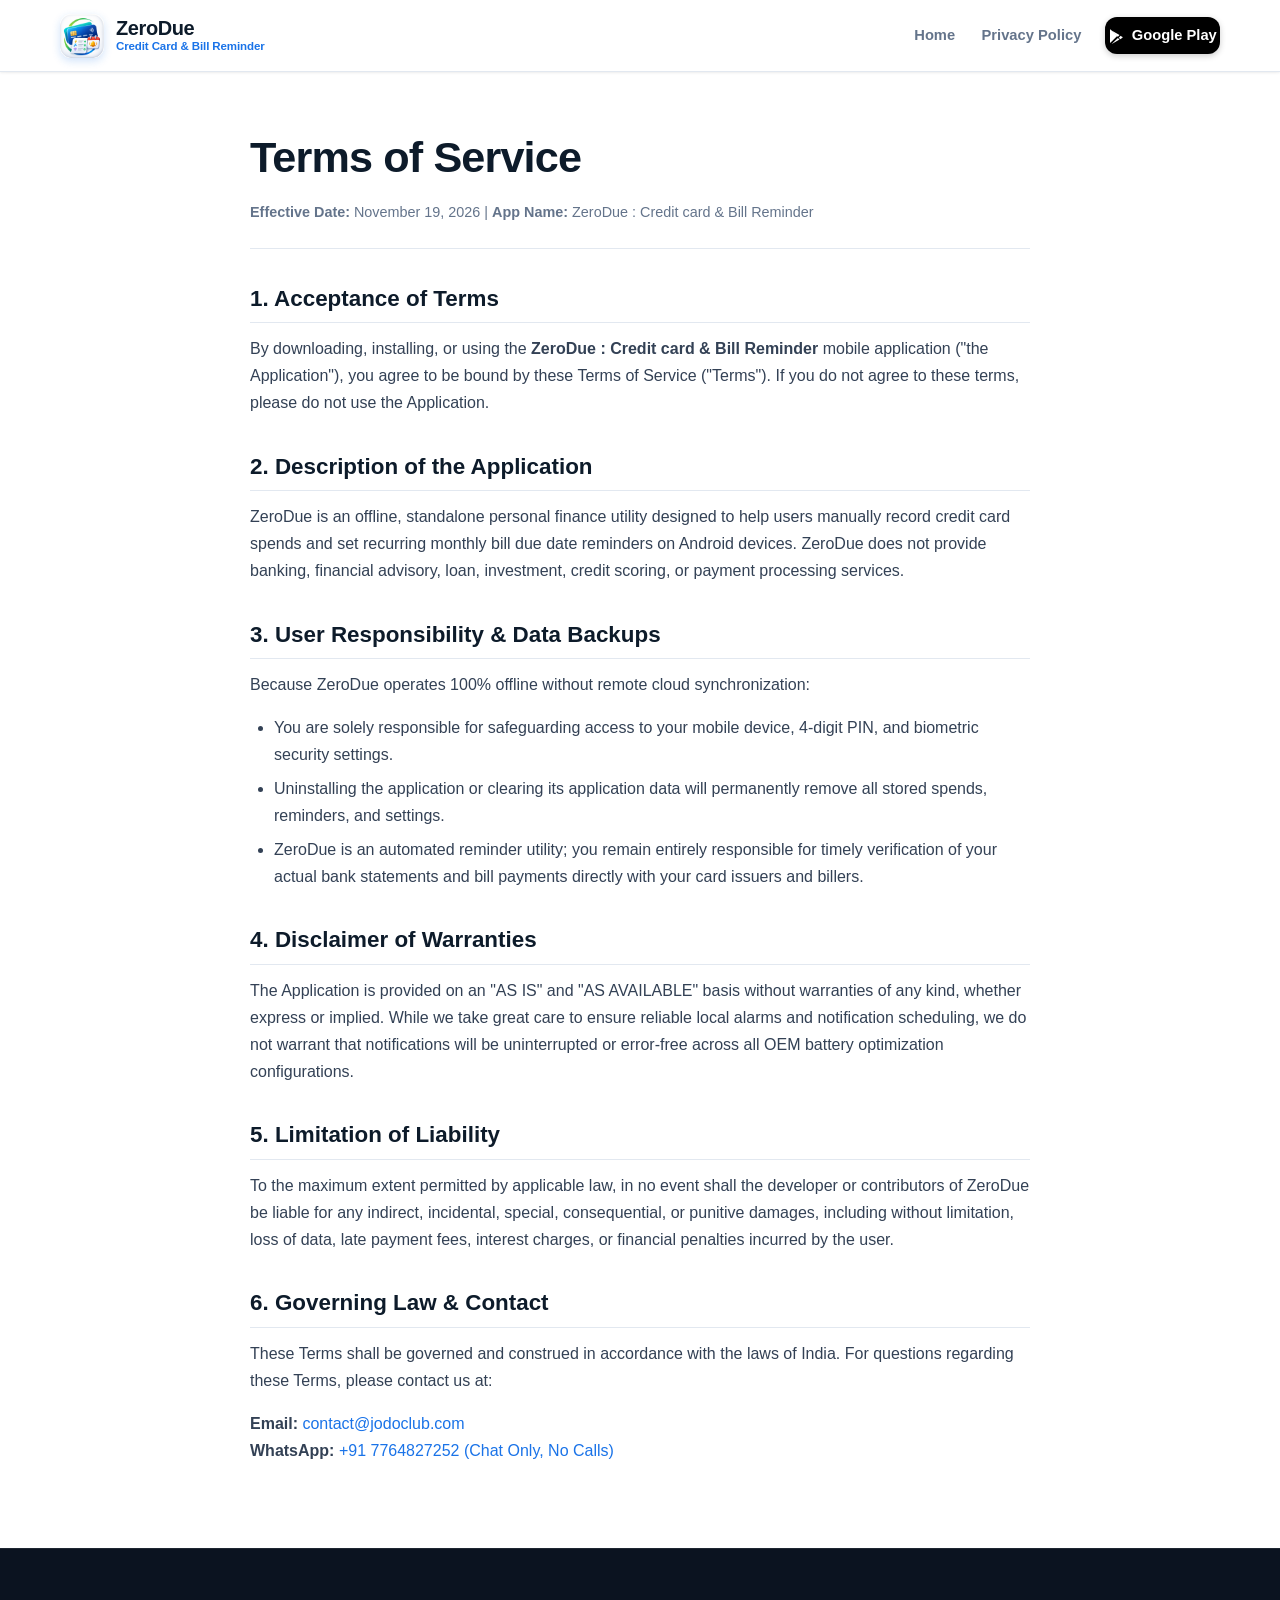
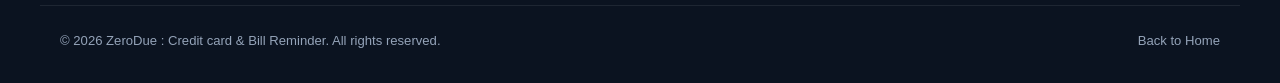
<file: terms.html>
<!DOCTYPE html>
<html lang="en">
<head>
  <meta charset="UTF-8">
  <meta name="viewport" content="width=device-width, initial-scale=1.0">
  <meta name="description" content="Terms of Service for ZeroDue : Credit card & Bill Reminder Android Application.">
  <title>Terms of Service | ZeroDue : Credit Card & Bill Reminder</title>
  <link rel="icon" type="image/png" href="assets/app_logo.png">
  <link rel="stylesheet" href="style.css">
</head>
<body>

  <!-- Site Header -->
  <header class="site-header">
    <div class="container header-inner">
      <a class="header-brand" href="index.html">
        <img class="brand-icon" src="assets/app_logo.png" alt="ZeroDue Logo" width="44" height="44">
        <div class="brand-name">
          <span class="title">ZeroDue</span>
          <span class="subtitle">Credit Card & Bill Reminder</span>
        </div>
      </a>

      <nav class="site-nav">
        <ul class="nav-list">
          <li><a href="index.html">Home</a></li>
          <li><a href="privacy.html">Privacy Policy</a></li>
          <li>
            <a class="nav-playstore-btn" href="index.html#playstore">
              <svg width="16" height="16" viewBox="0 0 24 24" fill="currentColor" aria-hidden="true">
                <path d="M3.609 1.814L13.792 12 3.61 22.186a2.128 2.128 0 0 1-.61-.433V2.247c.18-.182.385-.328.61-.433zm11.238 11.241l2.428-2.428-11.89-6.795 9.462 9.223zm0 1.89L5.385 24.168l11.89-6.795-2.428-2.428zm3.483-3.483l2.871 1.64c.952.544.952 1.433 0 1.977l-2.871 1.64-2.072-2.073 2.072-2.184z"/>
              </svg>
              <span>Google Play</span>
            </a>
          </li>
        </ul>
      </nav>
    </div>
  </header>

  <!-- Terms Content -->
  <main class="policy-page">
    <div class="policy-container">
      <div class="policy-header">
        <h1>Terms of Service</h1>
        <div class="policy-meta">
          <strong>Effective Date:</strong> November 19, 2026 | <strong>App Name:</strong> ZeroDue : Credit card & Bill Reminder
        </div>
      </div>

      <div class="policy-content">
        <section>
          <h2>1. Acceptance of Terms</h2>
          <p>
            By downloading, installing, or using the <strong>ZeroDue : Credit card & Bill Reminder</strong> mobile application ("the Application"), you agree to be bound by these Terms of Service ("Terms"). If you do not agree to these terms, please do not use the Application.
          </p>
        </section>

        <section>
          <h2>2. Description of the Application</h2>
          <p>
            ZeroDue is an offline, standalone personal finance utility designed to help users manually record credit card spends and set recurring monthly bill due date reminders on Android devices. ZeroDue does not provide banking, financial advisory, loan, investment, credit scoring, or payment processing services.
          </p>
        </section>

        <section>
          <h2>3. User Responsibility & Data Backups</h2>
          <p>
            Because ZeroDue operates 100% offline without remote cloud synchronization:
          </p>
          <ul>
            <li>You are solely responsible for safeguarding access to your mobile device, 4-digit PIN, and biometric security settings.</li>
            <li>Uninstalling the application or clearing its application data will permanently remove all stored spends, reminders, and settings.</li>
            <li>ZeroDue is an automated reminder utility; you remain entirely responsible for timely verification of your actual bank statements and bill payments directly with your card issuers and billers.</li>
          </ul>
        </section>

        <section>
          <h2>4. Disclaimer of Warranties</h2>
          <p>
            The Application is provided on an "AS IS" and "AS AVAILABLE" basis without warranties of any kind, whether express or implied. While we take great care to ensure reliable local alarms and notification scheduling, we do not warrant that notifications will be uninterrupted or error-free across all OEM battery optimization configurations.
          </p>
        </section>

        <section>
          <h2>5. Limitation of Liability</h2>
          <p>
            To the maximum extent permitted by applicable law, in no event shall the developer or contributors of ZeroDue be liable for any indirect, incidental, special, consequential, or punitive damages, including without limitation, loss of data, late payment fees, interest charges, or financial penalties incurred by the user.
          </p>
        </section>

        <section>
          <h2>6. Governing Law & Contact</h2>
          <p>
            These Terms shall be governed and construed in accordance with the laws of India. For questions regarding these Terms, please contact us at:
          </p>
          <p>
            <strong>Email:</strong> <a href="mailto:contact@jodoclub.com">contact@jodoclub.com</a><br>
            <strong>WhatsApp:</strong> <a href="https://wa.me/917764827252?text=Hello%20ZeroDue%20Support" target="_blank" rel="noopener noreferrer">+91 7764827252 (Chat Only, No Calls)</a>
          </p>
        </section>
      </div>
    </div>
  </main>

  <!-- Site Footer -->
  <footer class="site-footer">
    <div class="container footer-bottom">
      <div>&copy; 2026 ZeroDue : Credit card & Bill Reminder. All rights reserved.</div>
      <div><a href="index.html" style="color: #94A3B8;">Back to Home</a></div>
    </div>
  </footer>

</body>
</html>
</file>
<file: style.css>
/* ZeroDue Landing Page Stylesheet */
:root {
  --primary: #1A73E8;
  --primary-hover: #1557B0;
  --primary-light: #E8F0FE;
  --secondary: #0D1B2A;
  --accent-green: #1E8E3E;
  --accent-green-light: #E6F4EA;
  --accent-amber: #F9AB00;
  --accent-amber-light: #FEF7E0;
  --whatsapp: #25D366;
  --whatsapp-hover: #1EBE5D;
  --bg-main: #F8FAFC;
  --bg-card: #FFFFFF;
  --text-main: #1E293B;
  --text-muted: #64748B;
  --text-light: #94A3B8;
  --border: #E2E8F0;
  --border-focus: #93C5FD;
  --shadow-sm: 0 1px 3px rgba(0, 0, 0, 0.05), 0 1px 2px rgba(0, 0, 0, 0.03);
  --shadow-md: 0 4px 6px -1px rgba(0, 0, 0, 0.07), 0 2px 4px -2px rgba(0, 0, 0, 0.05);
  --shadow-lg: 0 10px 15px -3px rgba(0, 0, 0, 0.08), 0 4px 6px -4px rgba(0, 0, 0, 0.04);
  --shadow-xl: 0 20px 25px -5px rgba(0, 0, 0, 0.1), 0 8px 10px -6px rgba(0, 0, 0, 0.04);
  --radius-sm: 8px;
  --radius-md: 12px;
  --radius-lg: 18px;
  --radius-xl: 24px;
  --radius-full: 9999px;
  --container-max: 1200px;
}

*, *::before, *::after {
  box-sizing: border-box;
  margin: 0;
  padding: 0;
}

html {
  font-family: -apple-system, BlinkMacSystemFont, "Segoe UI", Roboto, "Helvetica Neue", Arial, sans-serif;
  color: var(--text-main);
  background-color: var(--bg-main);
  scroll-behavior: smooth;
  line-height: 1.6;
  text-size-adjust: 100%;
}

body {
  min-height: 100dvh;
  display: flex;
  flex-direction: column;
}

img {
  max-width: 100%;
  height: auto;
  display: block;
}

a {
  color: var(--primary);
  text-decoration: none;
  transition: color 0.2s ease;
}

a:hover {
  color: var(--primary-hover);
}

.container {
  width: 100%;
  max-width: var(--container-max);
  margin-inline: auto;
  padding-inline: 1.25rem;
}

/* ================= Header & Navigation ================= */
.site-header {
  position: sticky;
  top: 0;
  z-index: 1000;
  background-color: #ffffff;
  border-bottom: 1px solid var(--border);
  box-shadow: var(--shadow-sm);
  width: 100%;
}

.header-inner {
  display: flex;
  align-items: center;
  justify-content: space-between;
  padding-block: 0.85rem;
  gap: 1.5rem;
  position: relative;
}

.header-brand {
  display: flex;
  align-items: center;
  gap: 0.75rem;
  font-weight: 700;
  font-size: 1.25rem;
  color: var(--secondary);
  text-decoration: none;
  flex-shrink: 0;
}

.brand-icon {
  width: 44px;
  height: 44px;
  border-radius: 11px;
  box-shadow: 0 3px 8px rgba(26, 115, 232, 0.2);
  aspect-ratio: 1 / 1;
  object-fit: cover;
  flex-shrink: 0;
}

.brand-name {
  display: flex;
  flex-direction: column;
  line-height: 1.15;
}

.brand-name span.title {
  font-size: 1.25rem;
  font-weight: 800;
  color: var(--secondary);
  letter-spacing: -0.02em;
}

.brand-name span.subtitle {
  font-size: 0.72rem;
  font-weight: 600;
  color: var(--primary);
  letter-spacing: -0.01em;
}

/* Navigation Menu */
.site-nav {
  display: flex;
  align-items: center;
}

.menu-toggle {
  display: none;
  background: transparent;
  border: 1px solid var(--border);
  border-radius: var(--radius-sm);
  padding: 0.5rem;
  font-size: 1.25rem;
  color: var(--text-main);
  cursor: pointer;
  align-items: center;
  justify-content: center;
}

.nav-list {
  display: flex;
  align-items: center;
  list-style: none;
  gap: 1.25rem;
  margin: 0;
  padding: 0;
}

.nav-list a {
  font-weight: 600;
  font-size: 0.92rem;
  color: var(--text-muted);
  padding: 0.4rem 0.2rem;
  transition: color 0.15s ease;
}

.nav-list a:hover {
  color: var(--primary);
}

.nav-playstore-btn {
  display: inline-flex;
  align-items: center;
  gap: 0.5rem;
  background: #000000;
  color: #ffffff !important;
  font-weight: 600;
  font-size: 0.88rem;
  padding: 0.55rem 1.1rem;
  border-radius: var(--radius-md);
  box-shadow: 0 2px 6px rgba(0, 0, 0, 0.2);
  transition: transform 0.15s ease, background-color 0.15s ease, box-shadow 0.15s ease;
}

.nav-playstore-btn:hover {
  background: #1E293B;
  transform: translateY(-1px);
  box-shadow: 0 4px 10px rgba(0, 0, 0, 0.3);
}

/* ================= Hero Section ================= */
.hero-section {
  padding-block: clamp(2.5rem, 5vw, 4.5rem) clamp(2.5rem, 6vw, 5rem);
  background: radial-gradient(circle at 10% 20%, rgba(232, 240, 254, 0.8) 0%, rgba(248, 250, 252, 1) 90%);
  border-bottom: 1px solid var(--border);
}

.hero-grid {
  display: grid;
  grid-template-columns: 1.1fr 0.9fr;
  align-items: center;
  gap: clamp(2rem, 4vw, 4rem);
}

.hero-content {
  display: flex;
  flex-direction: column;
  gap: 1.25rem;
}

.badge-offline {
  display: inline-flex;
  align-items: center;
  gap: 0.5rem;
  align-self: flex-start;
  background-color: var(--accent-green-light);
  color: var(--accent-green);
  border: 1px solid rgba(30, 142, 62, 0.25);
  font-size: 0.82rem;
  font-weight: 700;
  padding: 0.35rem 0.85rem;
  border-radius: var(--radius-full);
  letter-spacing: 0.02em;
}

.hero-title {
  font-size: clamp(2rem, 1.2rem + 3vw, 3.25rem);
  font-weight: 800;
  line-height: 1.15;
  color: var(--secondary);
  letter-spacing: -0.03em;
}

.hero-title span.highlight {
  color: var(--primary);
  background: linear-gradient(120deg, #1A73E8, #0D47A1);
  -webkit-background-clip: text;
  -webkit-text-fill-color: transparent;
}

.hero-description {
  font-size: clamp(1rem, 0.9rem + 0.4vw, 1.15rem);
  color: var(--text-muted);
  line-height: 1.65;
  max-width: 580px;
}

.hero-actions {
  display: flex;
  flex-wrap: wrap;
  align-items: center;
  gap: 1rem;
  margin-top: 0.5rem;
}

/* Google Play Store Badge Button */
.btn-playstore-large {
  display: inline-flex;
  align-items: center;
  gap: 0.85rem;
  background: #000000;
  color: #ffffff !important;
  padding: 0.7rem 1.4rem;
  border-radius: var(--radius-md);
  box-shadow: 0 4px 14px rgba(0, 0, 0, 0.3);
  transition: all 0.2s ease;
  border: 1px solid #334155;
}

.btn-playstore-large:hover {
  background: #1E293B;
  transform: translateY(-2px);
  box-shadow: 0 6px 20px rgba(0, 0, 0, 0.4);
}

.play-text-group {
  display: flex;
  flex-direction: column;
  line-height: 1.15;
  text-align: left;
}

.play-text-group .sub {
  font-size: 0.68rem;
  text-transform: uppercase;
  letter-spacing: 0.08em;
  color: #94A3B8;
  font-weight: 600;
}

.play-text-group .main {
  font-size: 1.18rem;
  font-weight: 700;
  color: #ffffff;
}

/* WhatsApp Contact Button */
.btn-whatsapp {
  display: inline-flex;
  align-items: center;
  gap: 0.65rem;
  background: var(--whatsapp);
  color: #ffffff !important;
  font-weight: 600;
  font-size: 0.95rem;
  padding: 0.8rem 1.4rem;
  border-radius: var(--radius-md);
  box-shadow: 0 4px 12px rgba(37, 211, 102, 0.3);
  transition: all 0.2s ease;
}

.btn-whatsapp:hover {
  background: var(--whatsapp-hover);
  transform: translateY(-2px);
  box-shadow: 0 6px 18px rgba(37, 211, 102, 0.45);
}

.hero-security-note {
  display: flex;
  align-items: center;
  gap: 0.5rem;
  font-size: 0.85rem;
  color: var(--text-muted);
}

.hero-security-note svg {
  color: var(--accent-green);
  flex-shrink: 0;
}

/* Hero Phone Mockup */
.hero-mockup-wrapper {
  display: flex;
  justify-content: center;
  position: relative;
}

.phone-card {
  width: 100%;
  max-width: 360px;
  background: #ffffff;
  border-radius: 36px;
  border: 8px solid #0F172A;
  box-shadow: 0 25px 50px -12px rgba(15, 23, 42, 0.25), 0 0 0 1px rgba(0, 0, 0, 0.05);
  overflow: hidden;
  position: relative;
  aspect-ratio: 9 / 18.5;
  display: flex;
  flex-direction: column;
}

.phone-notch {
  width: 120px;
  height: 18px;
  background: #0F172A;
  margin-inline: auto;
  border-bottom-left-radius: 12px;
  border-bottom-right-radius: 12px;
  z-index: 10;
}

.mockup-app-header {
  background: #1A73E8;
  color: #ffffff;
  padding: 0.75rem 1rem;
  display: flex;
  align-items: center;
  justify-content: space-between;
}

.mockup-app-header h3 {
  font-size: 1rem;
  font-weight: 700;
}

.mockup-tabs {
  display: flex;
  background: #1557B0;
  color: #ffffff;
  font-size: 0.75rem;
  font-weight: 600;
  text-align: center;
}

.mockup-tab {
  flex: 1;
  padding: 0.5rem 0.25rem;
  border-bottom: 2px solid transparent;
  opacity: 0.8;
}

.mockup-tab.active {
  border-bottom-color: #ffffff;
  opacity: 1;
}

.mockup-body {
  flex: 1;
  background: #F8FAFC;
  padding: 0.75rem;
  display: flex;
  flex-direction: column;
  gap: 0.65rem;
  overflow: hidden;
}

.mockup-banner {
  background: #ffffff;
  border-radius: 10px;
  padding: 0.65rem;
  box-shadow: 0 1px 3px rgba(0,0,0,0.06);
  border-left: 4px solid #1A73E8;
}

.mockup-banner .label {
  font-size: 0.65rem;
  color: #64748B;
  text-transform: uppercase;
  font-weight: 600;
}

.mockup-banner .val {
  font-size: 1.15rem;
  font-weight: 800;
  color: #1A73E8;
}

.mockup-card {
  background: #ffffff;
  border-radius: 10px;
  padding: 0.65rem;
  box-shadow: 0 1px 3px rgba(0,0,0,0.06);
  border-left: 4px solid #1A73E8;
  display: flex;
  flex-direction: column;
  gap: 0.25rem;
}

.mockup-card.reminder {
  border-left-color: #1E8E3E;
}

.card-top {
  display: flex;
  justify-content: space-between;
  align-items: center;
  font-size: 0.75rem;
  font-weight: 700;
  color: #1E293B;
}

.card-icons {
  display: flex;
  gap: 0.35rem;
}

.card-icons span {
  font-size: 0.7rem;
  background: #E8F0FE;
  padding: 2px 4px;
  border-radius: 4px;
}

.card-amount {
  font-size: 1rem;
  font-weight: 800;
  color: #1A73E8;
}

.card-amount.green {
  color: #1E8E3E;
}

.card-tags {
  display: flex;
  gap: 0.4rem;
  font-size: 0.65rem;
  color: #64748B;
}

.card-tag {
  background: #F1F5F9;
  padding: 2px 6px;
  border-radius: 4px;
}

.mockup-floating-prompt {
  background: #0F172A;
  color: #ffffff;
  border-radius: 12px;
  padding: 0.6rem 0.75rem;
  box-shadow: 0 10px 25px rgba(0,0,0,0.25);
  font-size: 0.68rem;
  display: flex;
  align-items: center;
  gap: 0.5rem;
  margin-top: auto;
  border: 1px solid rgba(255,255,255,0.15);
}

.prompt-icon {
  font-size: 1.1rem;
}

.prompt-text strong {
  display: block;
  color: #60A5FA;
  font-size: 0.72rem;
}

/* ================= Features Grid ================= */
.features-section {
  padding-block: clamp(3rem, 6vw, 5.5rem);
  background-color: #ffffff;
}

.section-head {
  text-align: center;
  max-width: 720px;
  margin-inline: auto;
  margin-bottom: clamp(2rem, 4vw, 3.5rem);
}

.section-tag {
  display: inline-block;
  font-size: 0.8rem;
  font-weight: 700;
  text-transform: uppercase;
  color: var(--primary);
  background: var(--primary-light);
  padding: 0.25rem 0.75rem;
  border-radius: var(--radius-full);
  margin-bottom: 0.65rem;
  letter-spacing: 0.05em;
}

.section-title {
  font-size: clamp(1.75rem, 1rem + 2vw, 2.5rem);
  font-weight: 800;
  color: var(--secondary);
  line-height: 1.25;
  letter-spacing: -0.02em;
  margin-bottom: 0.75rem;
}

.section-desc {
  font-size: 1.05rem;
  color: var(--text-muted);
}

.features-grid {
  display: grid;
  grid-template-columns: repeat(auto-fit, minmax(280px, 1fr));
  gap: 1.5rem;
}

.feature-card {
  background: var(--bg-card);
  border: 1px solid var(--border);
  border-radius: var(--radius-lg);
  padding: 1.75rem;
  transition: transform 0.2s ease, box-shadow 0.2s ease, border-color 0.2s ease;
  display: flex;
  flex-direction: column;
}

.feature-card:hover {
  transform: translateY(-4px);
  box-shadow: var(--shadow-lg);
  border-color: var(--border-focus);
}

.feature-icon-wrapper {
  width: 52px;
  height: 52px;
  border-radius: var(--radius-md);
  display: flex;
  align-items: center;
  justify-content: center;
  font-size: 1.5rem;
  margin-bottom: 1.25rem;
  background: var(--primary-light);
  color: var(--primary);
}

.feature-card.green .feature-icon-wrapper {
  background: var(--accent-green-light);
  color: var(--accent-green);
}

.feature-card.amber .feature-icon-wrapper {
  background: var(--accent-amber-light);
  color: var(--accent-amber);
}

.feature-title {
  font-size: 1.25rem;
  font-weight: 700;
  color: var(--secondary);
  margin-bottom: 0.6rem;
}

.feature-text {
  font-size: 0.95rem;
  color: var(--text-muted);
  line-height: 1.6;
  margin-bottom: 1rem;
}

.feature-list {
  list-style: none;
  margin-top: auto;
  display: flex;
  flex-direction: column;
  gap: 0.5rem;
  border-top: 1px dashed var(--border);
  padding-top: 1rem;
}

.feature-list li {
  display: flex;
  align-items: center;
  gap: 0.5rem;
  font-size: 0.88rem;
  color: var(--text-main);
  font-weight: 500;
}

.feature-list li svg {
  color: var(--accent-green);
  flex-shrink: 0;
}

/* ================= How It Works Section ================= */
.how-it-works-section {
  padding-block: clamp(3rem, 6vw, 5rem);
  background-color: var(--bg-main);
  border-top: 1px solid var(--border);
}

.steps-grid {
  display: grid;
  grid-template-columns: repeat(auto-fit, minmax(260px, 1fr));
  gap: 2rem;
  position: relative;
}

.step-card {
  background: #ffffff;
  border-radius: var(--radius-lg);
  padding: 1.75rem;
  border: 1px solid var(--border);
  box-shadow: var(--shadow-sm);
  position: relative;
}

.step-num {
  width: 36px;
  height: 36px;
  background: var(--primary);
  color: #ffffff;
  border-radius: var(--radius-full);
  display: flex;
  align-items: center;
  justify-content: center;
  font-weight: 800;
  font-size: 1rem;
  margin-bottom: 1rem;
}

.step-title {
  font-size: 1.15rem;
  font-weight: 700;
  color: var(--secondary);
  margin-bottom: 0.5rem;
}

.step-text {
  font-size: 0.92rem;
  color: var(--text-muted);
  line-height: 1.6;
}

/* ================= Contact & Support Section ================= */
.contact-section {
  padding-block: clamp(3rem, 5vw, 4.5rem);
  background: linear-gradient(180deg, #ffffff 0%, #F1F5F9 100%);
  border-top: 1px solid var(--border);
}

.contact-box {
  background: #ffffff;
  border: 1px solid var(--border);
  border-radius: var(--radius-xl);
  padding: clamp(1.5rem, 3vw, 2.5rem);
  box-shadow: var(--shadow-md);
  text-align: center;
}

.contact-cards-grid {
  display: grid;
  grid-template-columns: repeat(auto-fit, minmax(260px, 1fr));
  gap: 1.5rem;
  margin-top: 2rem;
  text-align: left;
}

.contact-card {
  background: var(--bg-main);
  border: 1px solid var(--border);
  border-radius: var(--radius-lg);
  padding: 1.5rem;
  display: flex;
  flex-direction: column;
  gap: 0.75rem;
  transition: transform 0.2s ease, box-shadow 0.2s ease;
}

.contact-card:hover {
  transform: translateY(-2px);
  box-shadow: var(--shadow-md);
}

.contact-card-icon {
  width: 48px;
  height: 48px;
  border-radius: var(--radius-md);
  display: flex;
  align-items: center;
  justify-content: center;
  font-size: 1.4rem;
}

.contact-card.email .contact-card-icon {
  background: var(--primary-light);
  color: var(--primary);
}

.contact-card.whatsapp .contact-card-icon {
  background: rgba(37, 211, 102, 0.15);
  color: var(--whatsapp);
}

.contact-card h4 {
  font-size: 1.1rem;
  color: var(--secondary);
}

.contact-card p {
  font-size: 0.9rem;
  color: var(--text-muted);
}

.contact-link {
  font-size: 0.95rem;
  font-weight: 700;
  margin-top: auto;
  display: inline-flex;
  align-items: center;
  gap: 0.4rem;
}

/* ================= Security & Permissions Section ================= */
.security-section {
  padding-block: clamp(3rem, 5vw, 5rem);
  background: #0D1B2A;
  color: #ffffff;
}

.security-section .section-title {
  color: #ffffff;
}

.security-section .section-desc {
  color: #94A3B8;
}

.permissions-grid {
  display: grid;
  grid-template-columns: repeat(auto-fit, minmax(280px, 1fr));
  gap: 1.25rem;
  margin-top: 2rem;
}

.permission-card {
  background: rgba(255, 255, 255, 0.05);
  border: 1px solid rgba(255, 255, 255, 0.1);
  border-radius: var(--radius-md);
  padding: 1.25rem;
  backdrop-filter: blur(8px);
}

.permission-name {
  font-family: monospace;
  font-size: 0.88rem;
  color: #60A5FA;
  margin-bottom: 0.4rem;
  font-weight: 600;
}

.permission-desc {
  font-size: 0.85rem;
  color: #CBD5E1;
  line-height: 1.5;
}

.guarantee-box {
  background: rgba(30, 142, 62, 0.15);
  border: 1px solid rgba(30, 142, 62, 0.35);
  border-radius: var(--radius-lg);
  padding: 1.25rem 1.5rem;
  margin-top: 2rem;
  display: flex;
  align-items: center;
  gap: 1rem;
}

.guarantee-box strong {
  color: #4ADE80;
  display: block;
  font-size: 1.05rem;
}

.guarantee-box p {
  color: #E2E8F0;
  font-size: 0.9rem;
}

/* ================= FAQ Section ================= */
.faq-section {
  padding-block: clamp(3rem, 6vw, 5rem);
  background-color: #ffffff;
}

.faq-list {
  max-width: 800px;
  margin-inline: auto;
  display: flex;
  flex-direction: column;
  gap: 1rem;
}

.faq-item {
  background: var(--bg-main);
  border: 1px solid var(--border);
  border-radius: var(--radius-md);
  overflow: hidden;
  transition: border-color 0.2s ease;
}

.faq-item:hover {
  border-color: var(--border-focus);
}

.faq-question {
  width: 100%;
  padding: 1.25rem;
  display: flex;
  justify-content: space-between;
  align-items: center;
  background: transparent;
  border: none;
  font-size: 1.05rem;
  font-weight: 700;
  color: var(--secondary);
  text-align: left;
  cursor: pointer;
}

.faq-answer {
  padding: 0 1.25rem 1.25rem 1.25rem;
  font-size: 0.95rem;
  color: var(--text-muted);
  line-height: 1.6;
}

/* ================= CTA Banner Section ================= */
.cta-banner-section {
  padding-block: clamp(2.5rem, 5vw, 4rem);
  background: linear-gradient(135deg, #1A73E8 0%, #0D47A1 100%);
  color: #ffffff;
  text-align: center;
}

.cta-banner-inner {
  max-width: 680px;
  margin-inline: auto;
  display: flex;
  flex-direction: column;
  align-items: center;
  gap: 1.25rem;
}

.cta-banner-title {
  font-size: clamp(1.75rem, 1.2rem + 1.8vw, 2.5rem);
  font-weight: 800;
  line-height: 1.2;
}

.cta-banner-text {
  font-size: 1.05rem;
  opacity: 0.9;
}

.cta-banner-actions {
  display: flex;
  flex-wrap: wrap;
  gap: 1rem;
  justify-content: center;
}

/* ================= Footer ================= */
.site-footer {
  background: #0B1320;
  color: #94A3B8;
  padding-top: 3.5rem;
  padding-bottom: 2rem;
  font-size: 0.9rem;
  border-top: 1px solid rgba(255, 255, 255, 0.08);
}

.footer-grid {
  display: grid;
  grid-template-columns: 2fr 1fr 1fr;
  gap: 2.5rem;
  margin-bottom: 2.5rem;
}

.footer-brand {
  display: flex;
  flex-direction: column;
  gap: 0.75rem;
}

.footer-brand .brand-icon {
  box-shadow: none;
}

.footer-brand-title {
  font-size: 1.2rem;
  font-weight: 700;
  color: #ffffff;
}

.footer-desc {
  max-width: 360px;
  line-height: 1.6;
  font-size: 0.88rem;
}

.footer-col h4 {
  color: #ffffff;
  font-size: 0.95rem;
  font-weight: 700;
  margin-bottom: 1rem;
}

.footer-links {
  list-style: none;
  display: flex;
  flex-direction: column;
  gap: 0.6rem;
}

.footer-links a {
  color: #94A3B8;
  font-size: 0.88rem;
  transition: color 0.15s ease;
}

.footer-links a:hover {
  color: #ffffff;
}

.footer-bottom {
  border-top: 1px solid rgba(255, 255, 255, 0.08);
  padding-top: 1.5rem;
  display: flex;
  flex-wrap: wrap;
  justify-content: space-between;
  align-items: center;
  gap: 1rem;
  font-size: 0.82rem;
}

/* ================= Policy & Legal Pages ================= */
.policy-page {
  padding-block: clamp(2.5rem, 4vw, 4rem);
  background-color: #ffffff;
}

.policy-container {
  max-width: 820px;
  margin-inline: auto;
  padding-inline: 1.25rem;
}

.policy-header {
  border-bottom: 1px solid var(--border);
  padding-bottom: 1.5rem;
  margin-bottom: 2rem;
}

.policy-header h1 {
  font-size: clamp(2rem, 1.5rem + 1.5vw, 2.75rem);
  color: var(--secondary);
  font-weight: 800;
  letter-spacing: -0.02em;
  margin-bottom: 0.5rem;
}

.policy-meta {
  color: var(--text-muted);
  font-size: 0.9rem;
}

.policy-content section {
  margin-bottom: 2rem;
}

.policy-content h2 {
  font-size: 1.4rem;
  color: var(--secondary);
  margin-bottom: 0.75rem;
  font-weight: 700;
  padding-bottom: 0.35rem;
  border-bottom: 1px solid var(--border);
}

.policy-content p, .policy-content ul {
  color: #334155;
  font-size: 1rem;
  line-height: 1.7;
  margin-bottom: 1rem;
}

.policy-content ul {
  padding-left: 1.5rem;
}

.policy-content li {
  margin-bottom: 0.4rem;
}

.policy-highlight {
  background: var(--primary-light);
  border-left: 4px solid var(--primary);
  padding: 1rem 1.25rem;
  border-radius: 0 var(--radius-sm) var(--radius-sm) 0;
  margin-block: 1.25rem;
}

.policy-highlight strong {
  color: var(--secondary);
}

/* ================= Responsive Breakpoints ================= */
@media (max-width: 900px) {
  .hero-grid {
    grid-template-columns: 1fr;
    text-align: center;
  }

  .badge-offline, .hero-actions, .hero-security-note {
    justify-content: center;
    align-self: center;
  }

  .hero-description {
    margin-inline: auto;
  }

  .footer-grid {
    grid-template-columns: 1fr;
  }

  .menu-toggle {
    display: flex;
  }

  .nav-list {
    display: none;
    position: absolute;
    top: 100%;
    left: 0;
    right: 0;
    background: #ffffff;
    border-bottom: 1px solid var(--border);
    box-shadow: var(--shadow-lg);
    flex-direction: column;
    padding: 1.25rem;
    gap: 0.85rem;
  }

  .site-nav.is-open .nav-list {
    display: flex;
  }

  .nav-list a {
    display: block;
    padding: 0.5rem 0.75rem;
    border-radius: var(--radius-sm);
  }

  .nav-list a:hover {
    background: var(--bg-main);
  }

  .nav-playstore-btn {
    text-align: center;
    justify-content: center;
  }
}
</file>
